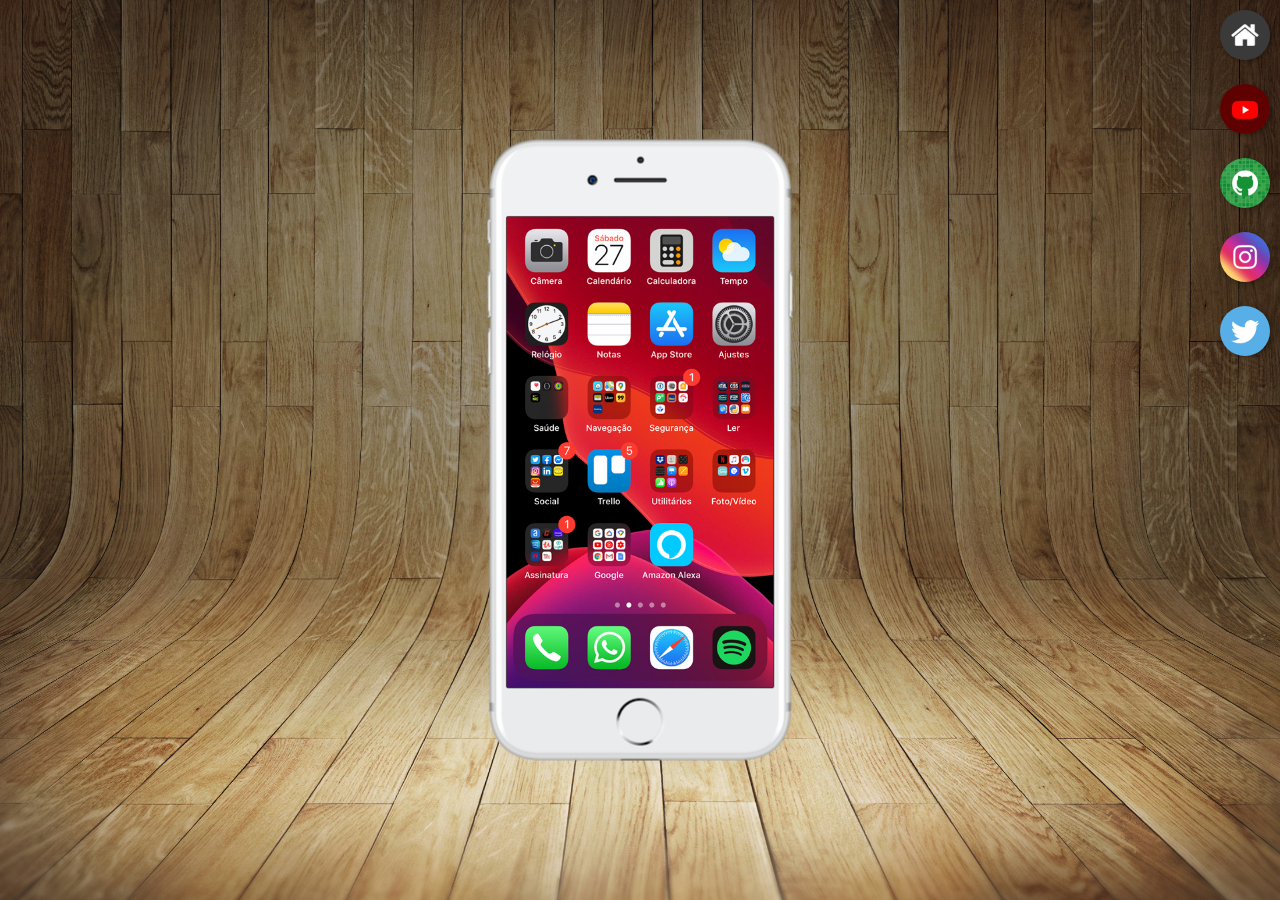
<file: index.html>
<!DOCTYPE html>
<html lang="pt-pt">
<head>
    <meta charset="UTF-8">
    <meta http-equiv="X-UA-Compatible" content="IE=edge">
    <meta name="viewport" content="width=device-width, initial-scale=1.0">
    <title>Projeto Redes Sociais</title>
    <link rel="shortcut icon" href="imagens/favicon.ico" type="image/x-icon">
    <link rel="stylesheet" href="estilo/style.css">
</head>
<body>
    <main>
        <section id="iphone">

            <iframe id="tela" name="tela" src="home.html" frameborder="0">


            </iframe>
            
        </section>
        <section id="redes-sociais">
            <a href="home.html" target="tela"><img src="imagens/logo-home.jpg" alt="Logo Home"><a><br>
            <a href="youtube.html" target="tela"><img src="imagens/logo-youtube.jpg" alt="Logo YouTube"></a><br>
            <a href="github.html" target="tela"><img src="imagens/logo-github.jpg" alt="Logo GitHub"></a><br>
            <a href="instagram.html" target="tela"><img src="imagens/logo-instagram.jpg" alt="Logo Instagram"></a><br>
            <a href="twitter.html" target="tela"><img src="imagens/logo-twitter.jpg" alt="Logo Twitter"></a><br>
        </section>
    </main>
</body>
</html>
</file>
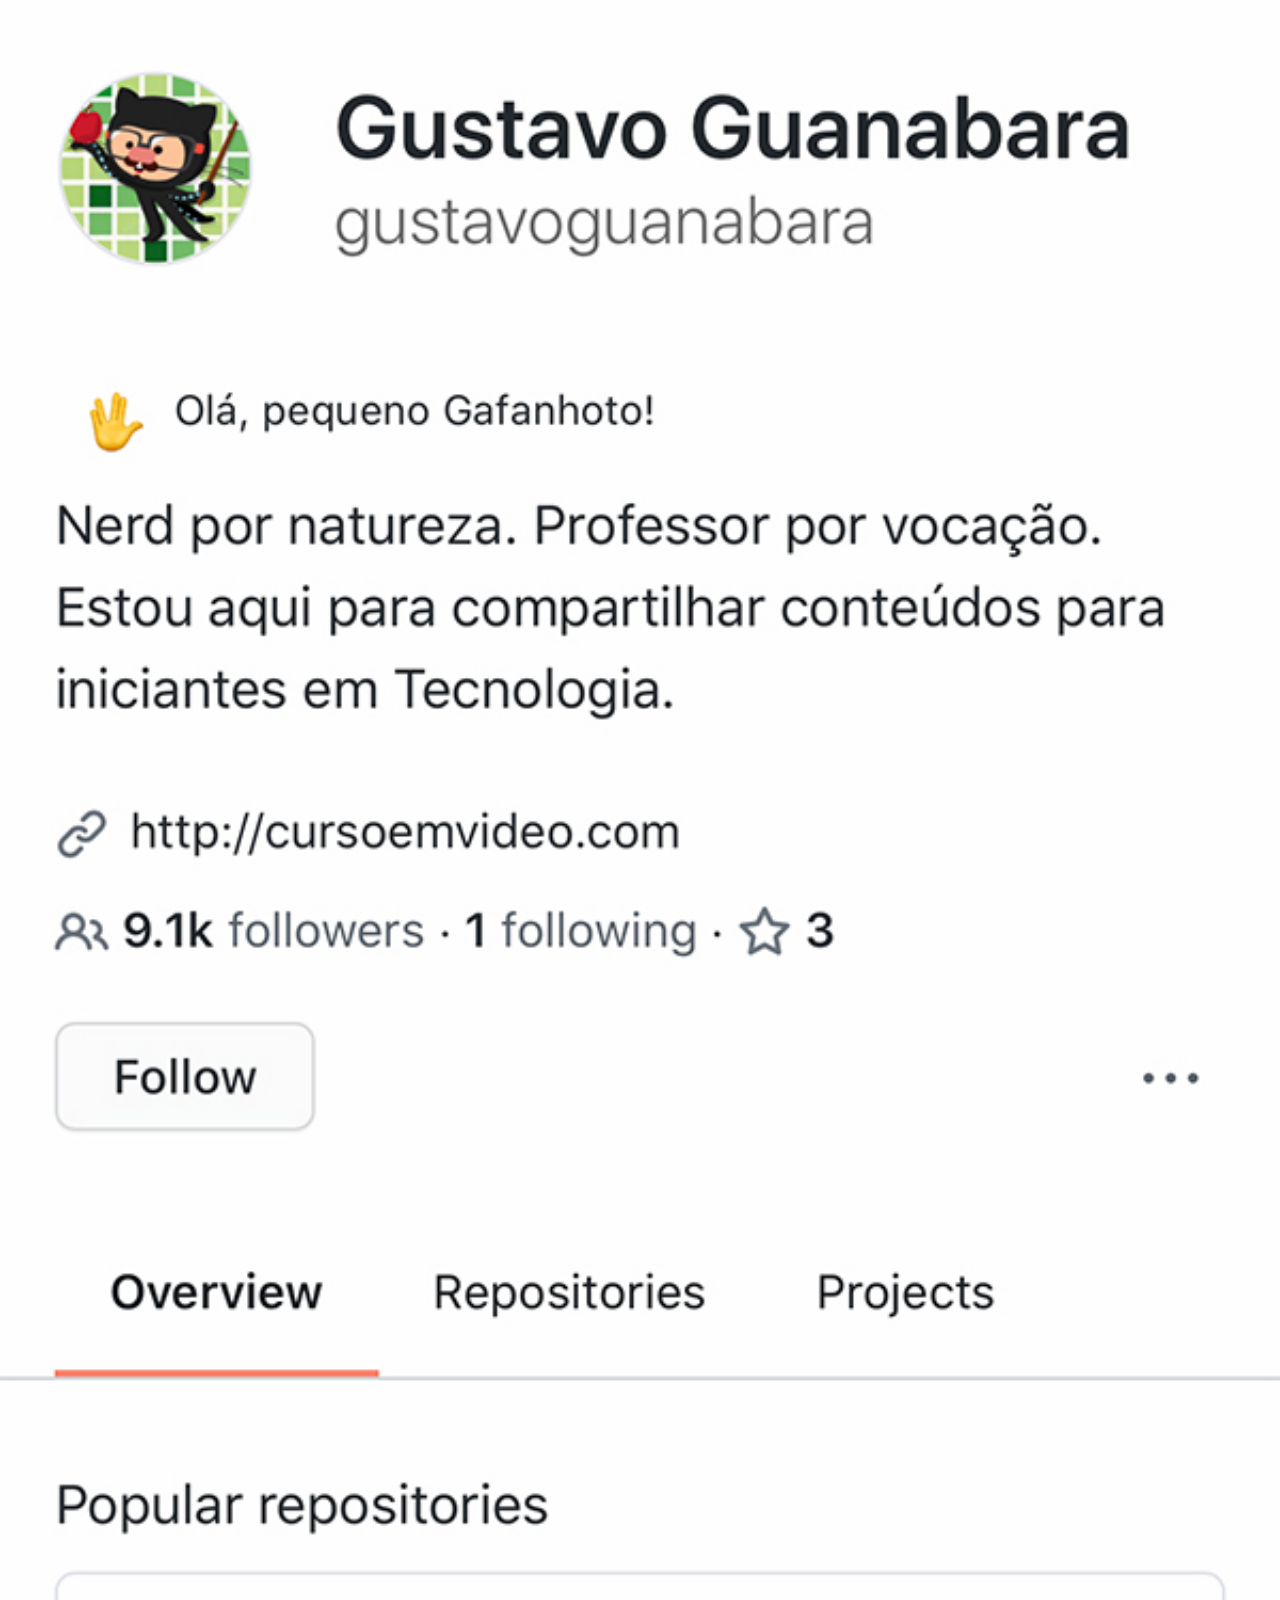
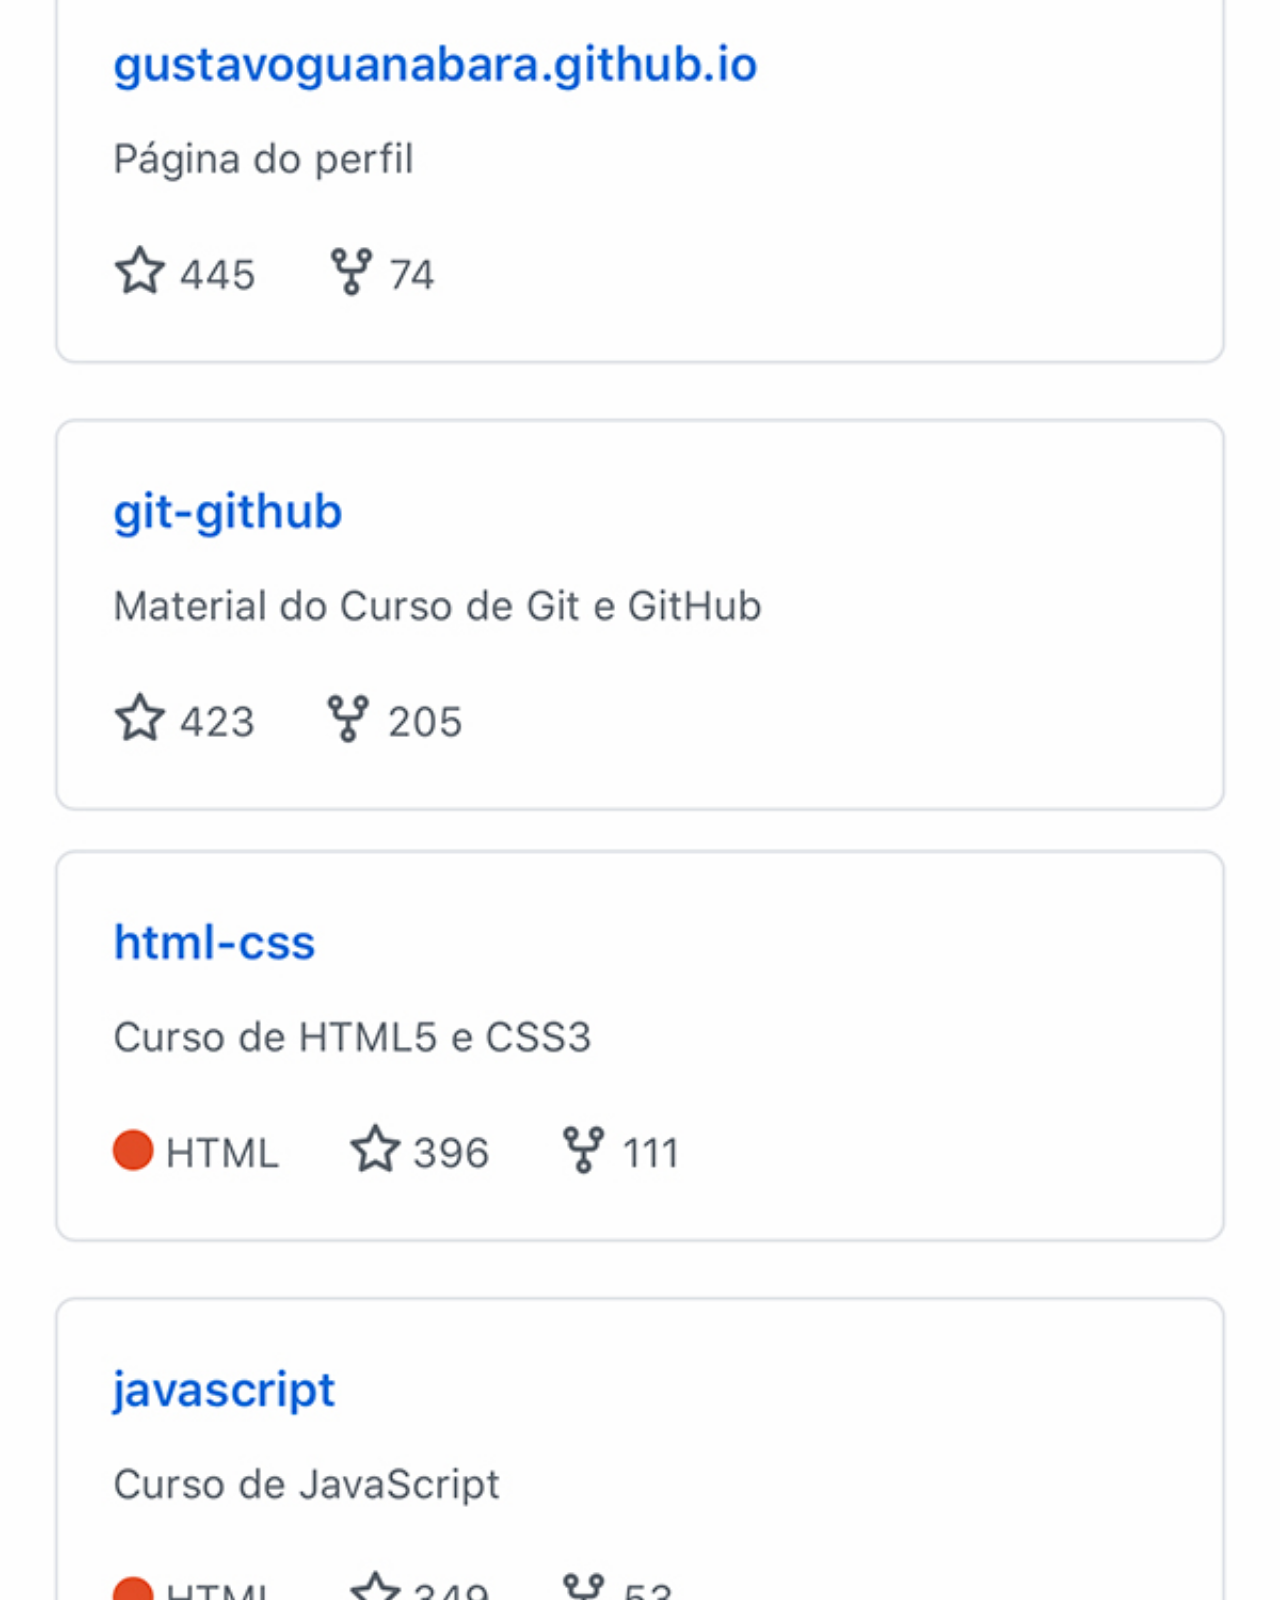
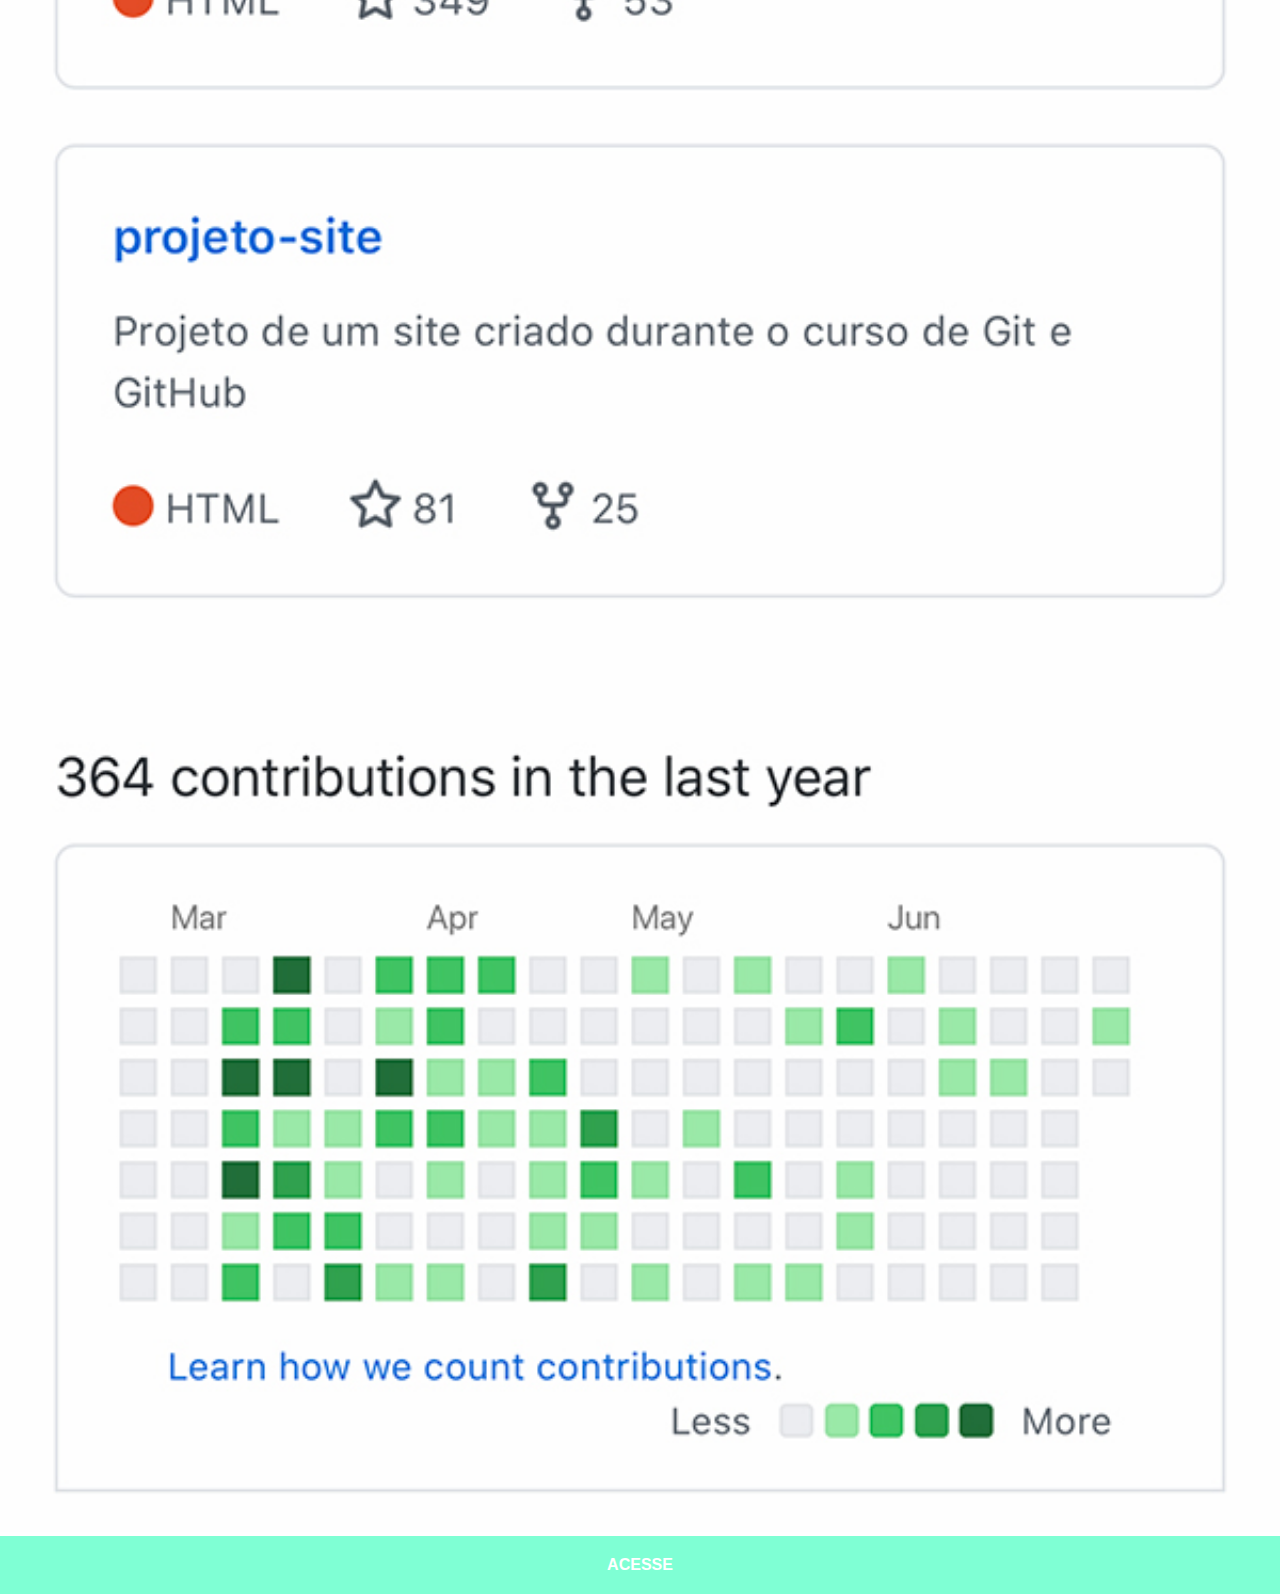
<file: github.html>
<!DOCTYPE html>
<html lang="pt-pt">
<head>
    <meta charset="UTF-8">
    <meta http-equiv="X-UA-Compatible" content="IE=edge">
    <meta name="viewport" content="width=device-width, initial-scale=1.0">
    <title>GitHub</title>
    <style>
        *{
            margin: 0px;
            padding: 0px;
            font-family: Arial, Helvetica, sans-serif;
        }
        img{
            width: 100vw;

        }
        a{
            display: block;
            background-color: aquamarine;
            color: white;
            padding: 20px;
            text-align: center;
            font-weight: bolder;
            text-decoration: none;
        }
        a:hover{
            background-color: rgb(0, 255, 170);
        }
    </style>
</head>
<body>
    <img src="imagens/tela-github.jpg" alt="GitHub">
    <a href="https://github.com/gustavoguanabara" target="_blank">ACESSE</a>
</body>
</html>
</file>
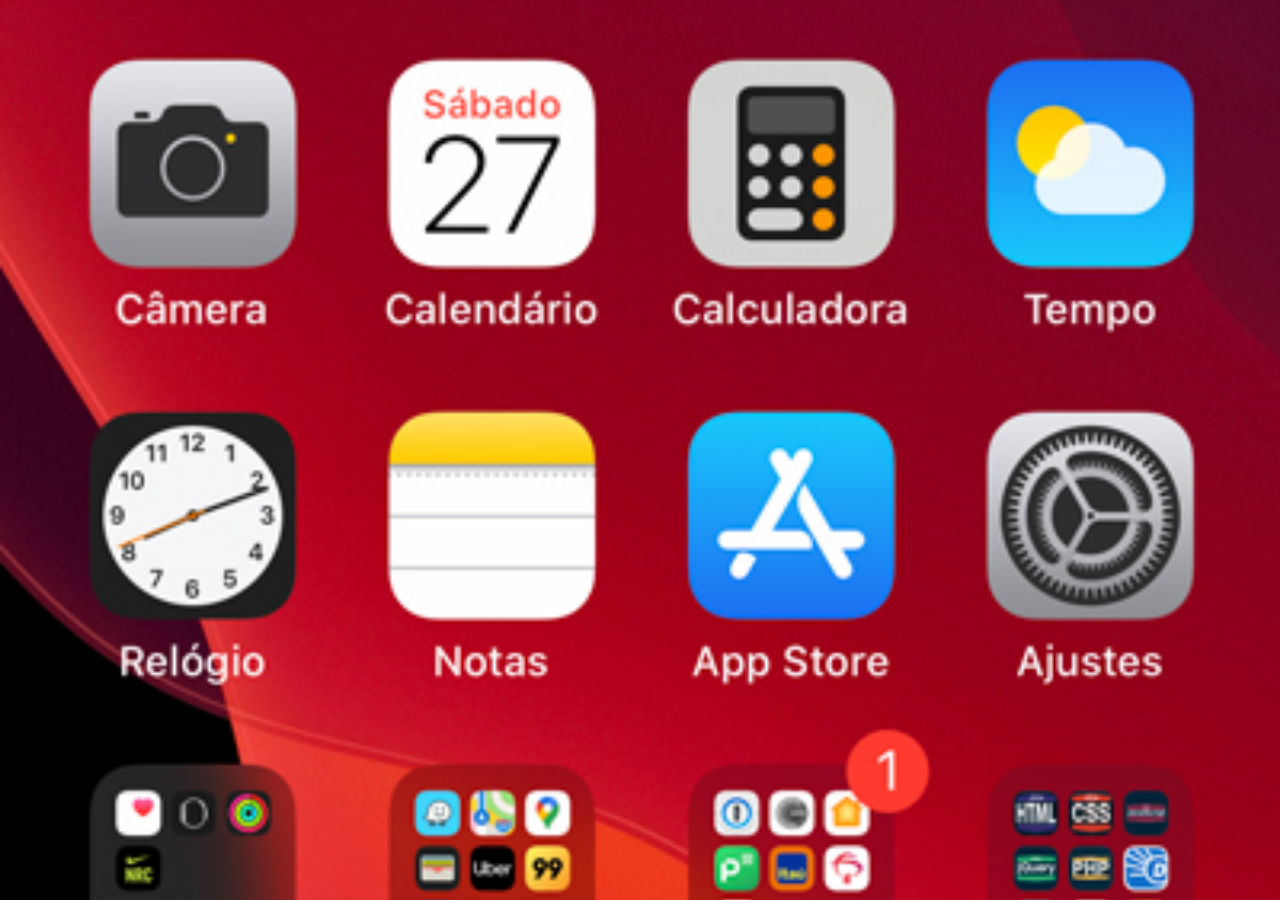
<file: home.html>
<!DOCTYPE html>
<html lang="pt-pt">
<head>
    <meta charset="UTF-8">
    <meta http-equiv="X-UA-Compatible" content="IE=edge">
    <meta name="viewport" content="width=device-width, initial-scale=1.0">
    <title>tela-home</title>
</head>
<style>
    *{
        margin: 0px;
        padding: 0px;

    }
    body{
        width: 100vw;
        height: 100vh;
        background: black url(imagens/tela-home.jpg) no-repeat top center; 
        background-size: cover;
    }
    
</style>
<body>
    
</body>
</html>
</file>
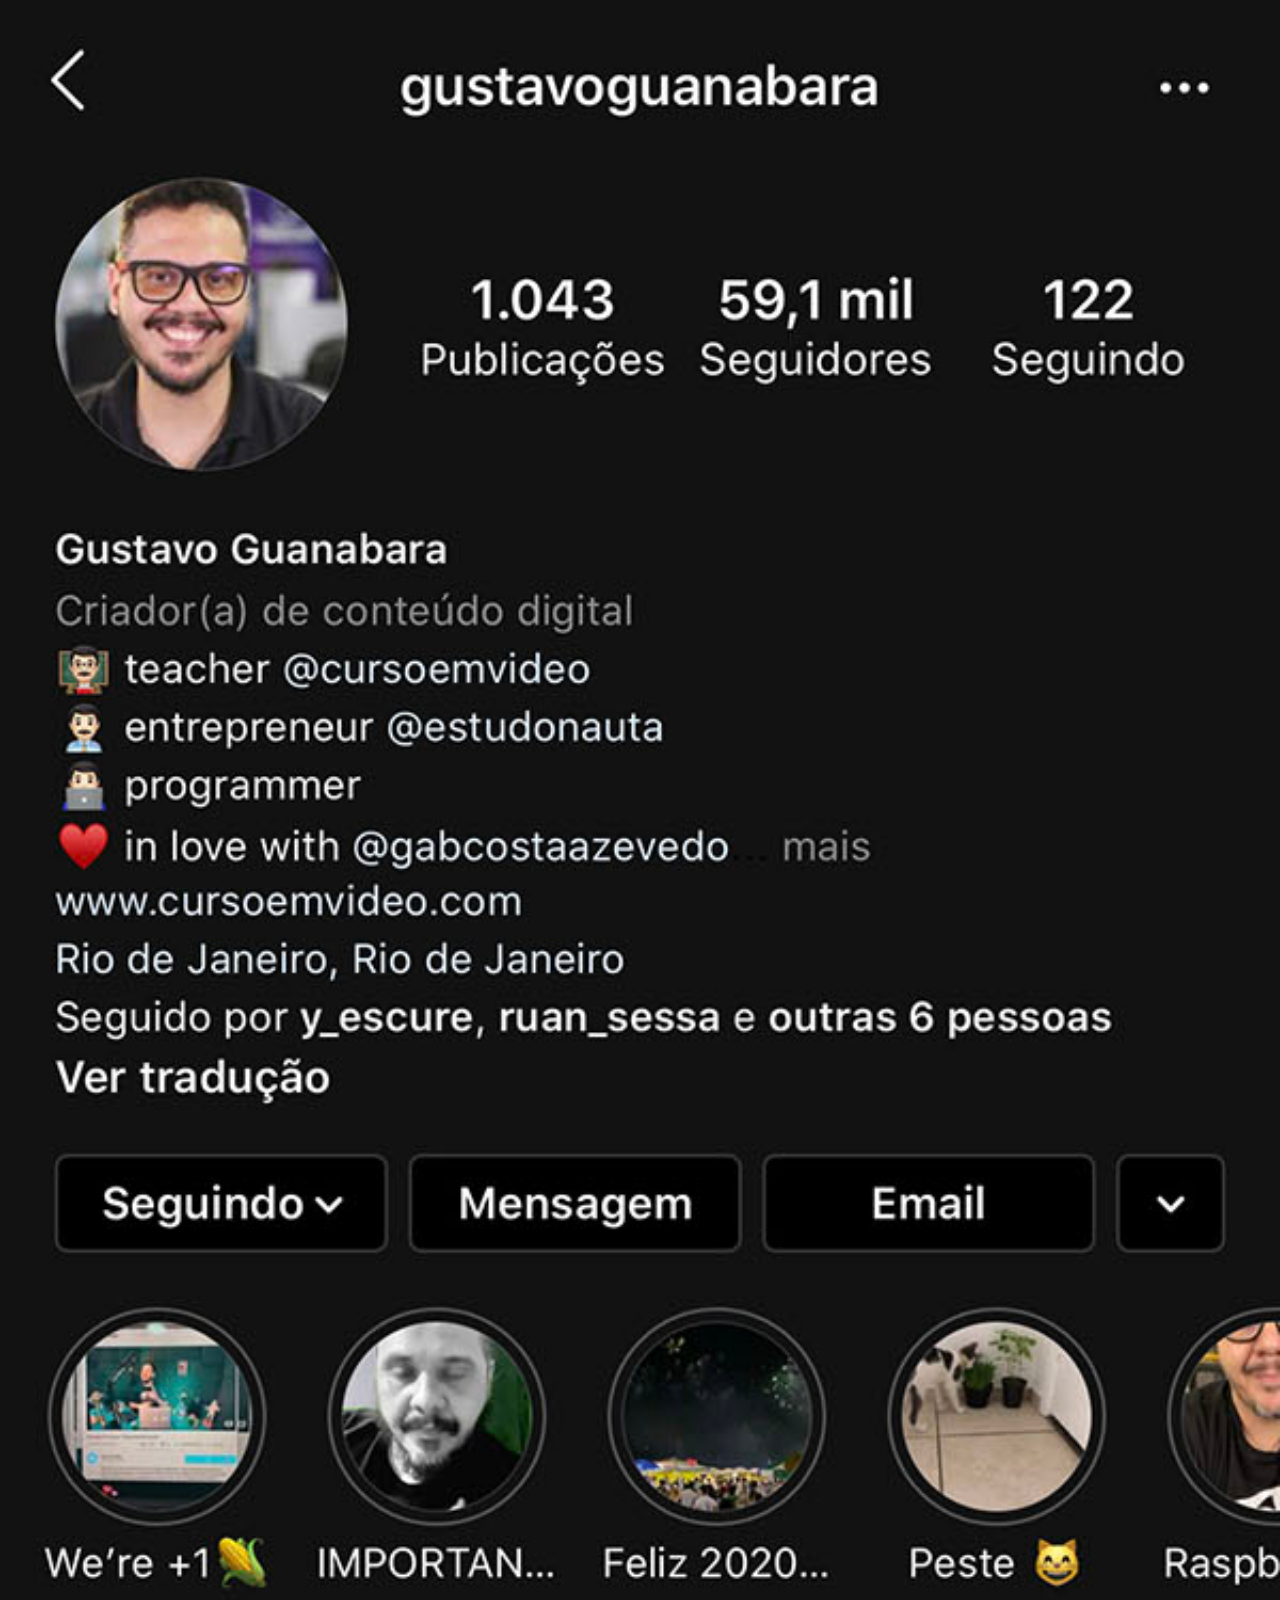
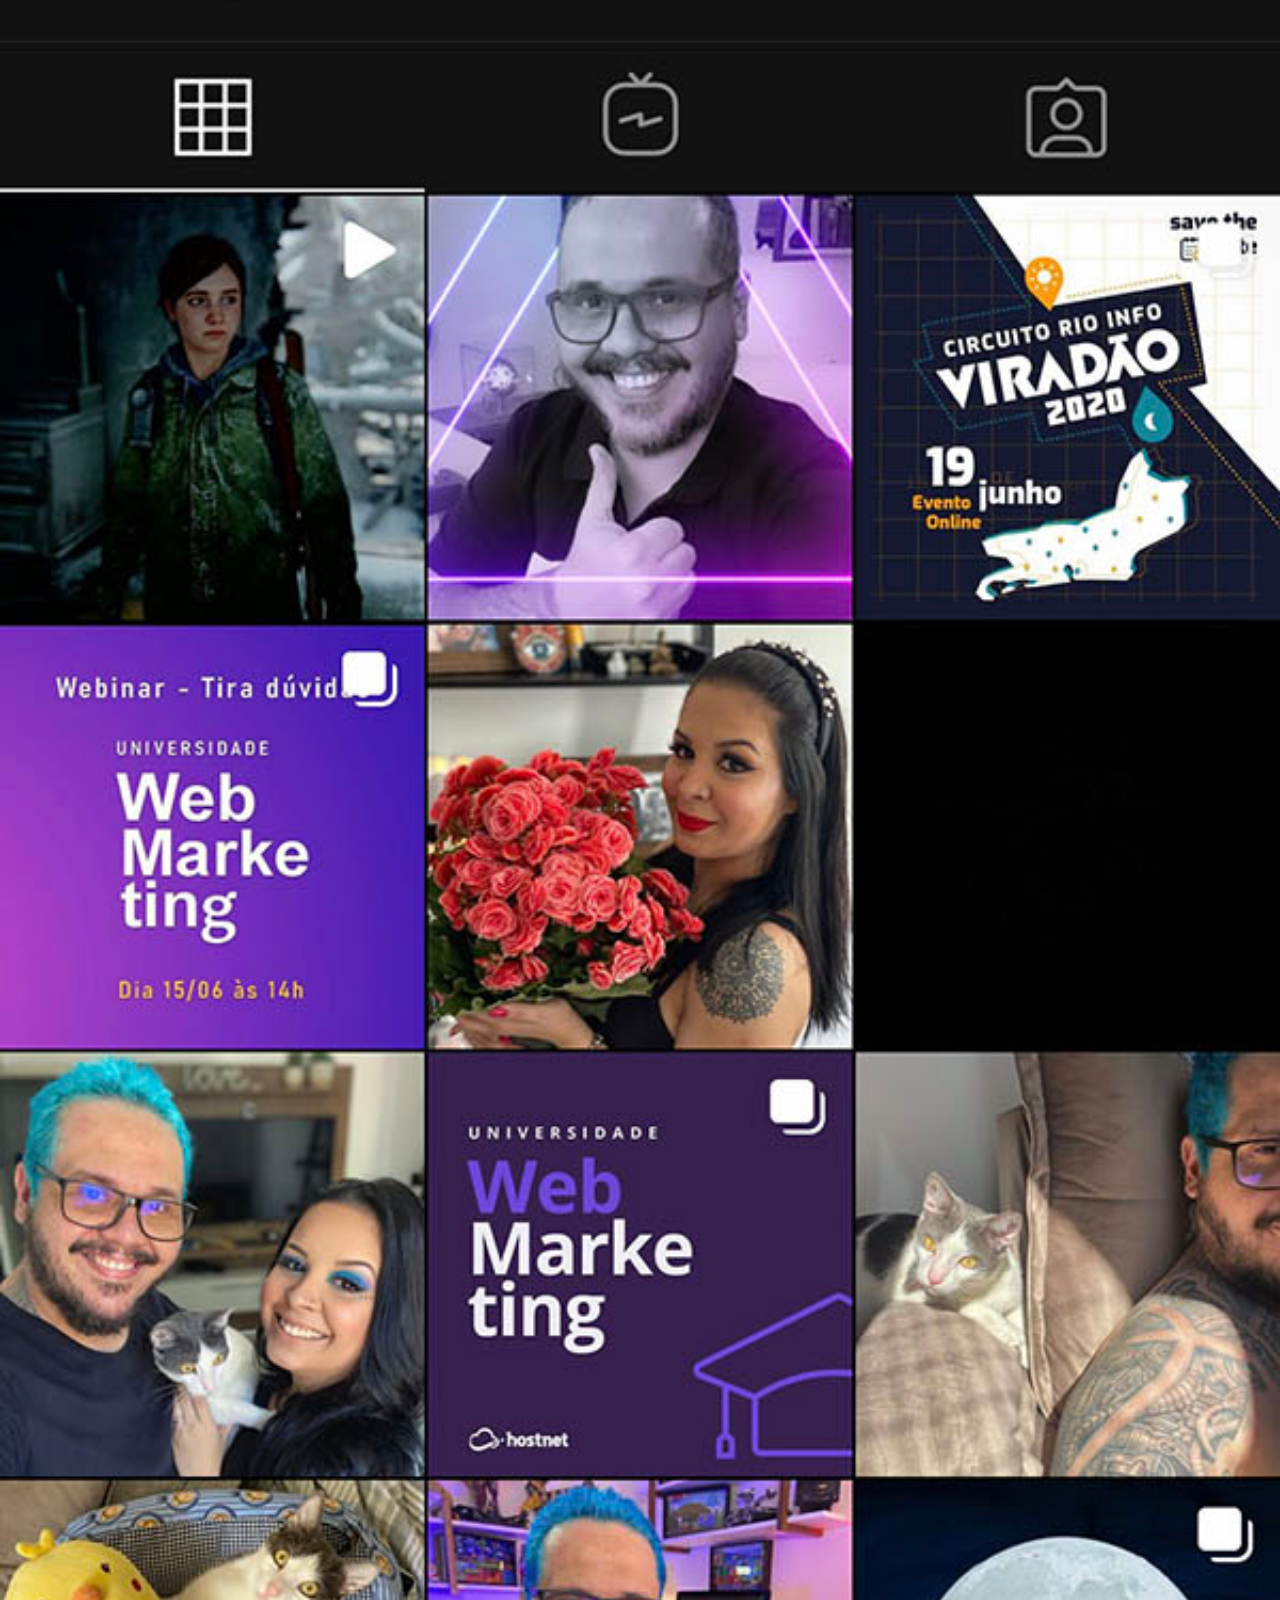
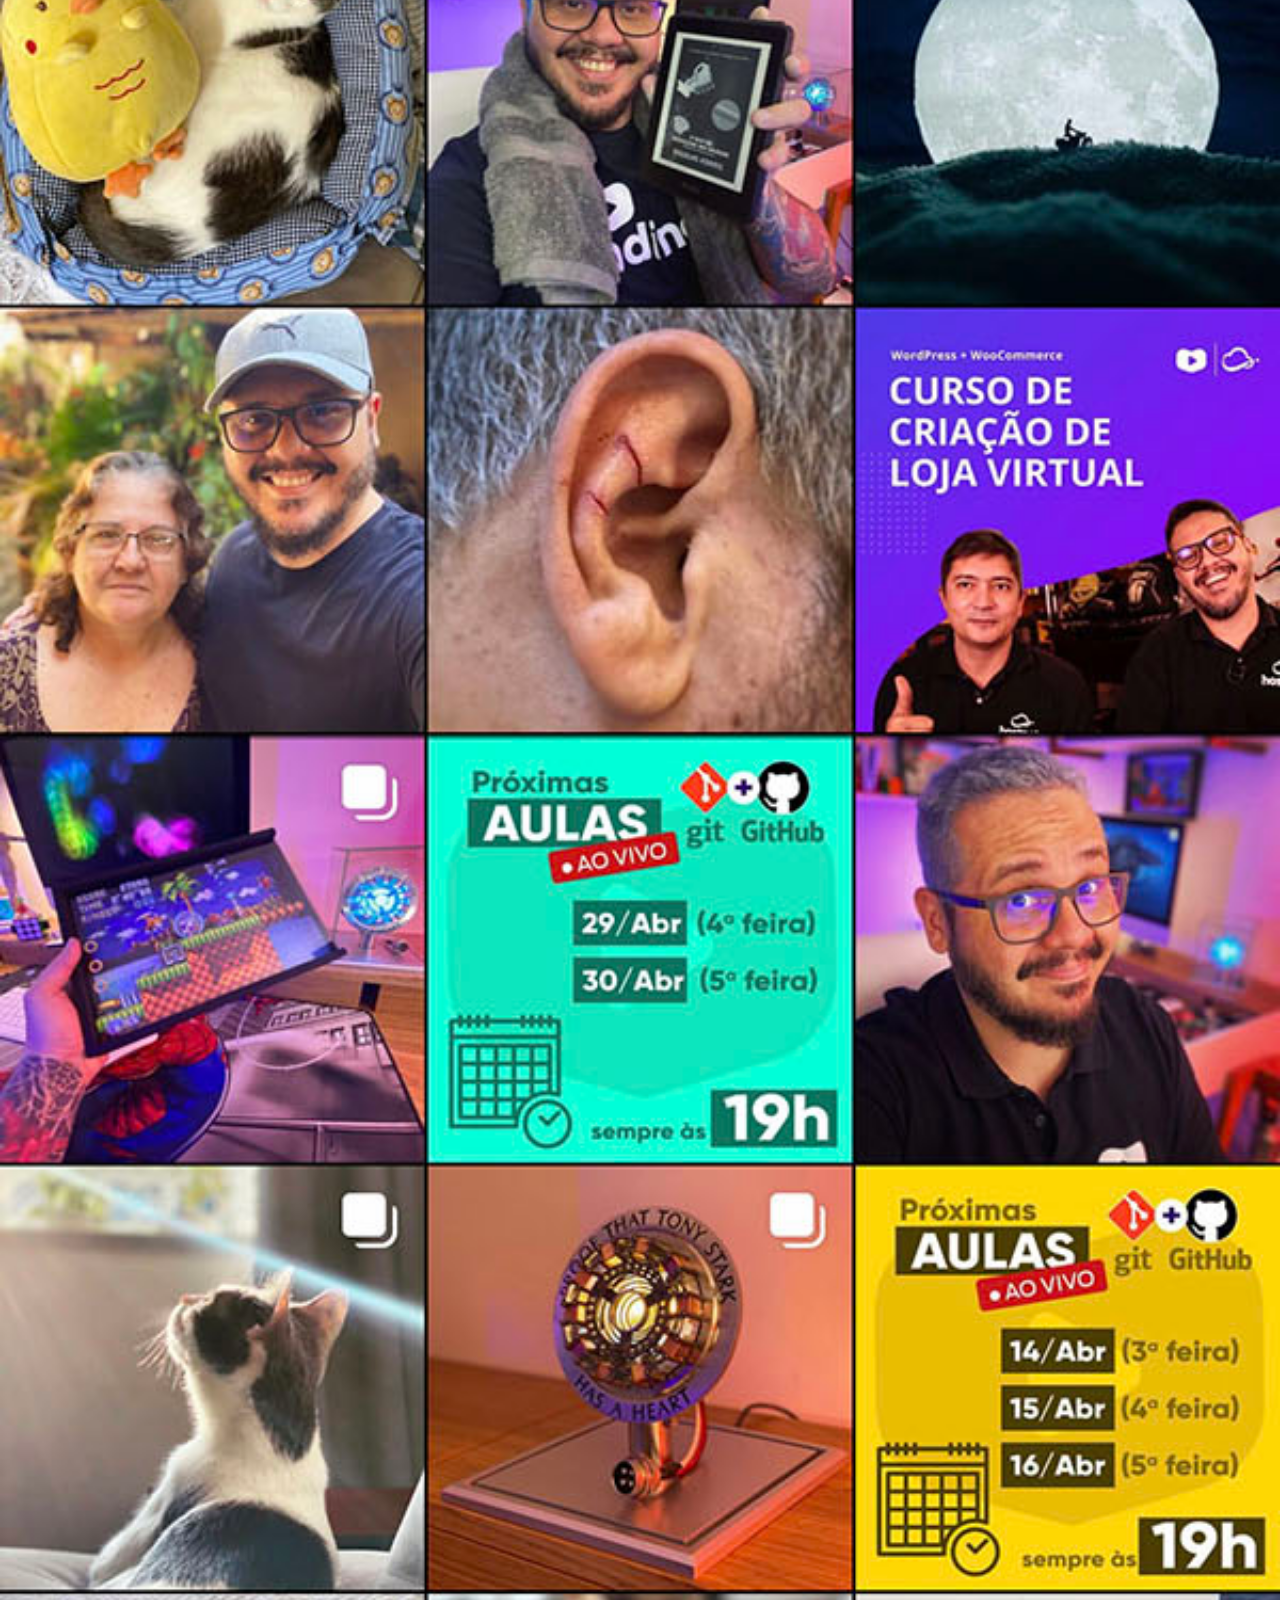
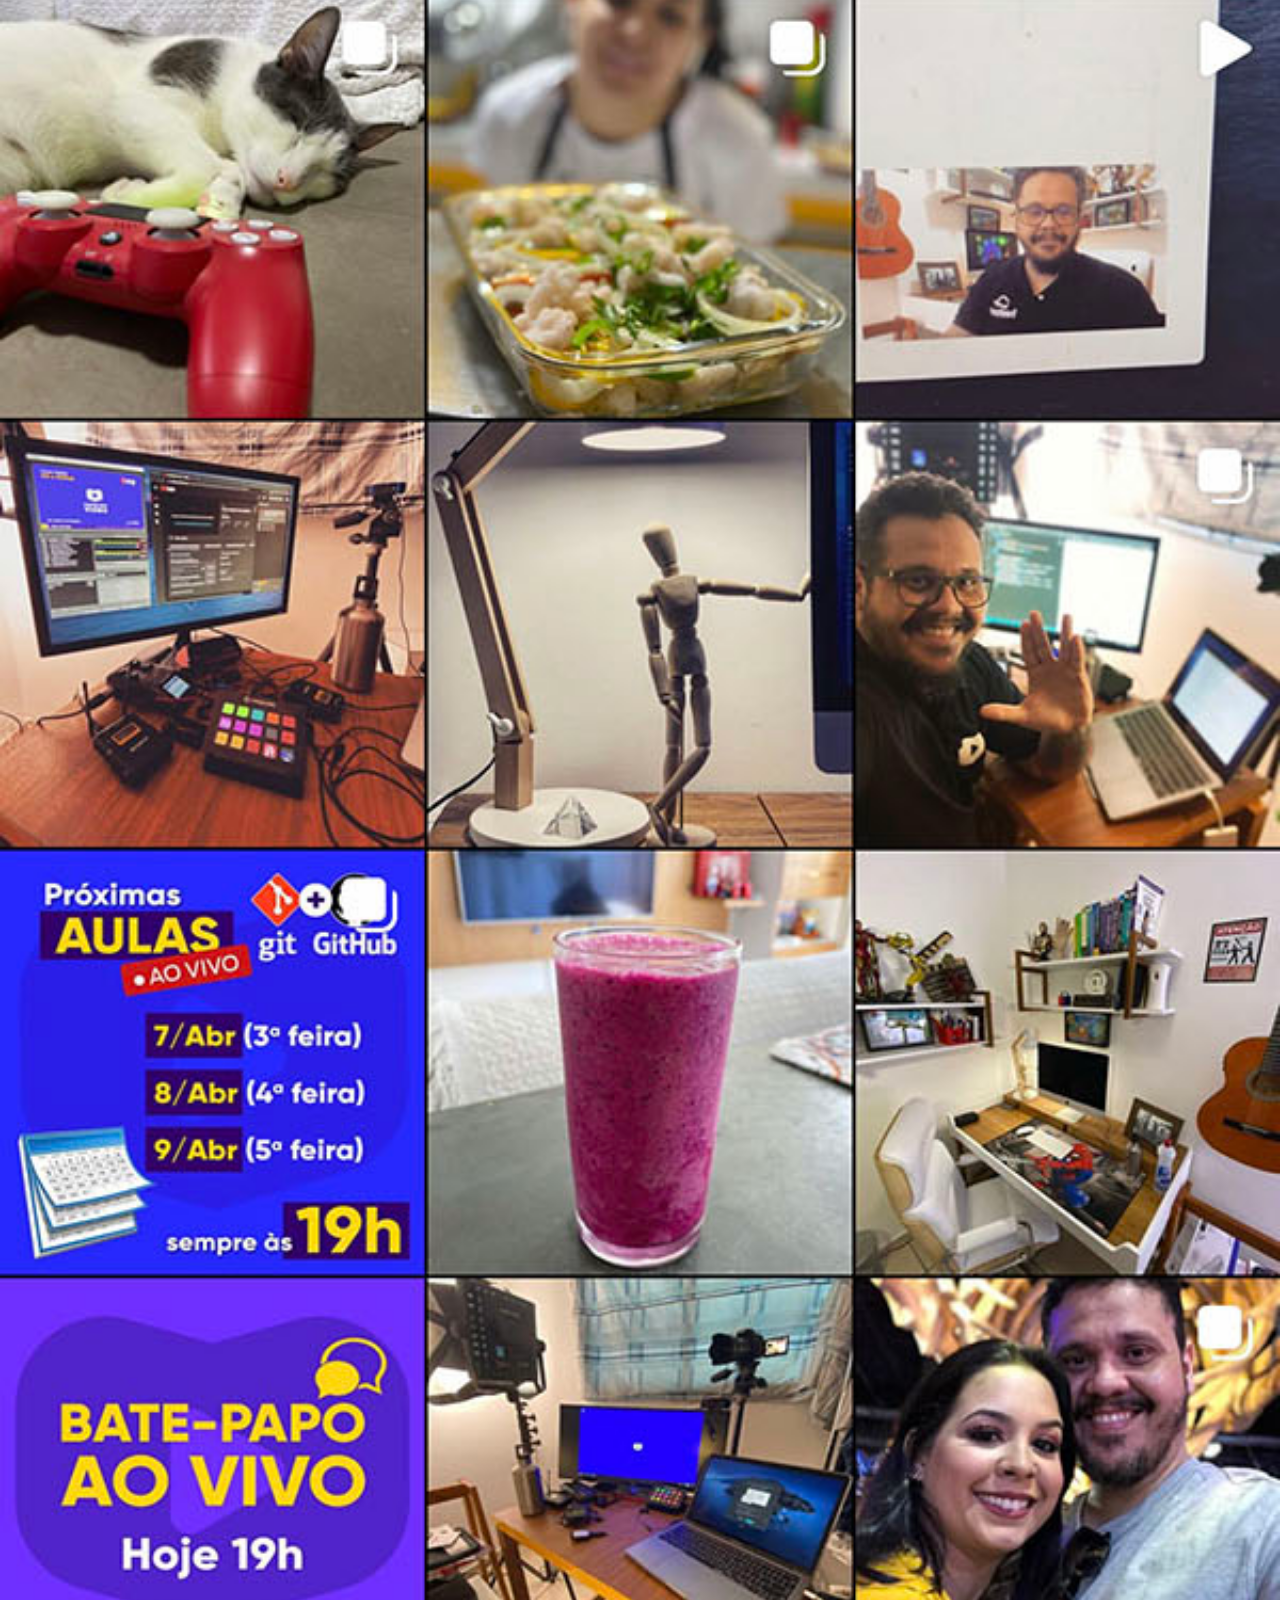
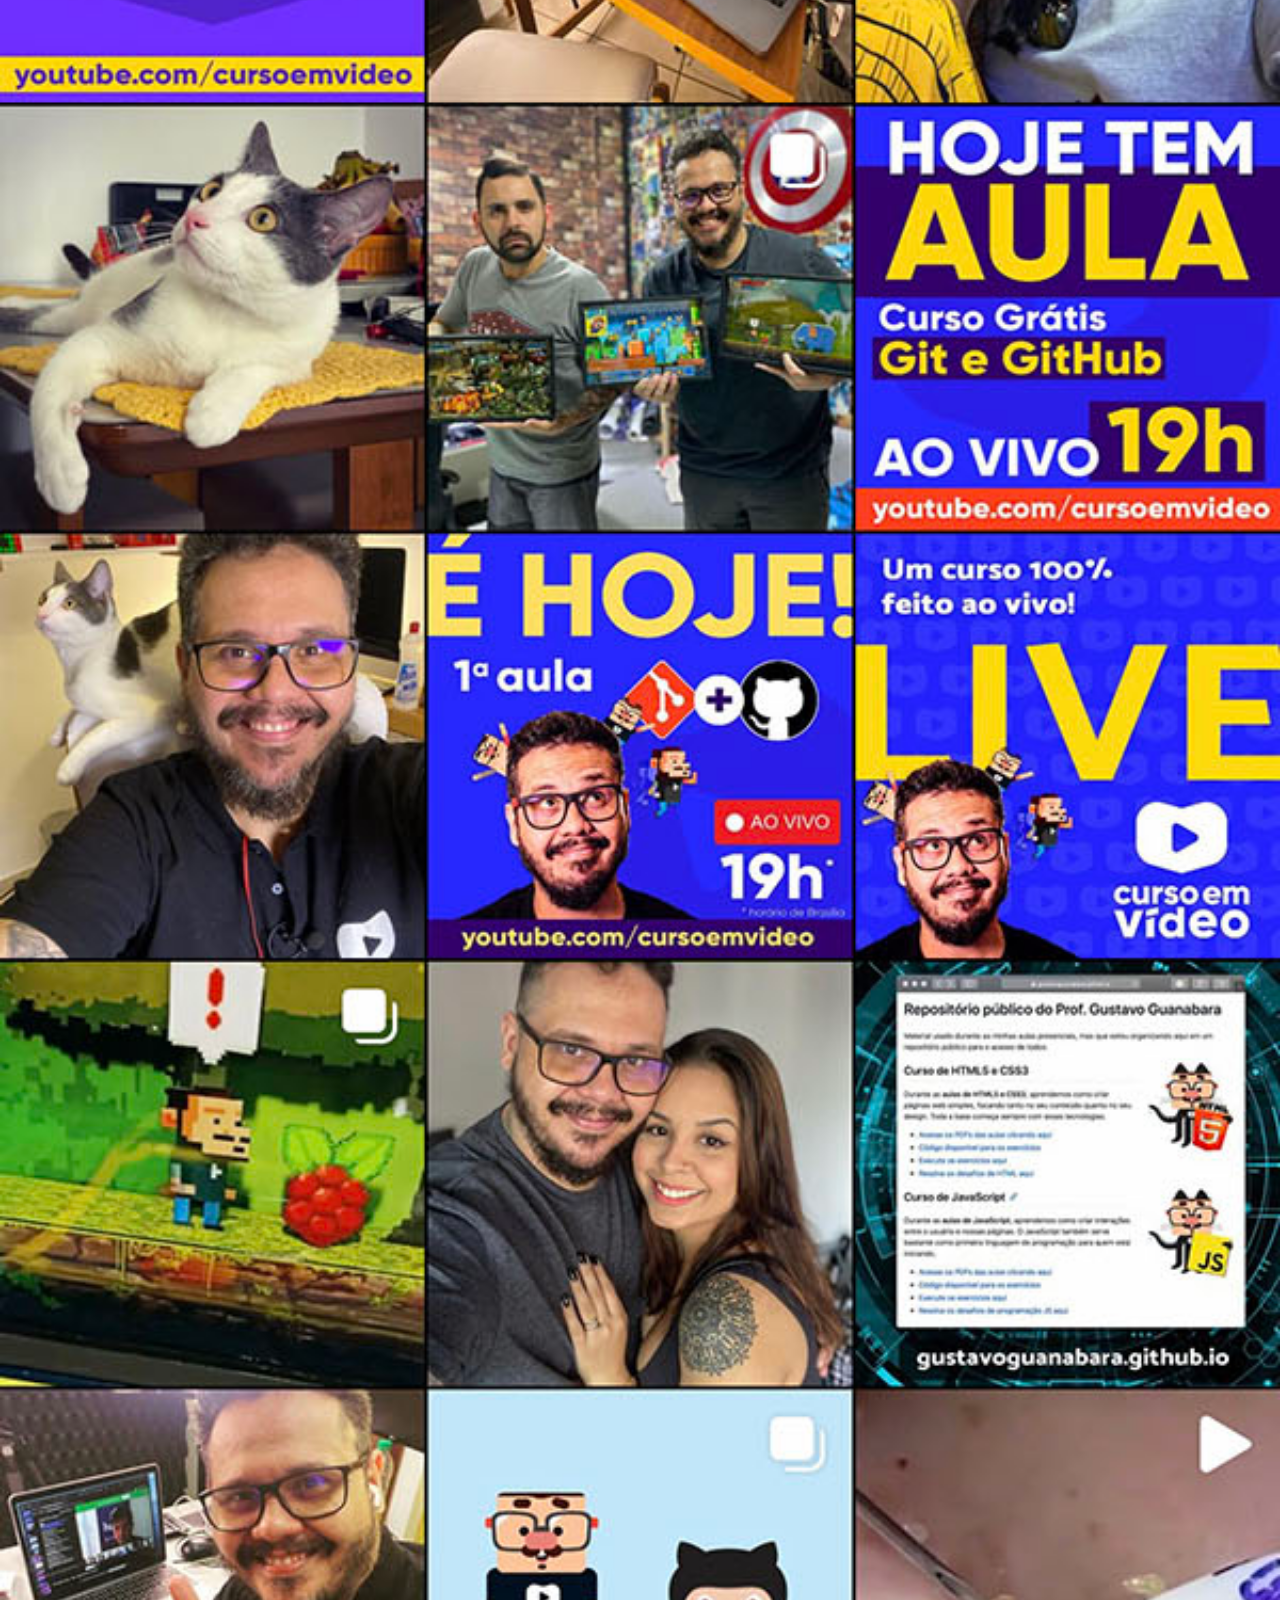
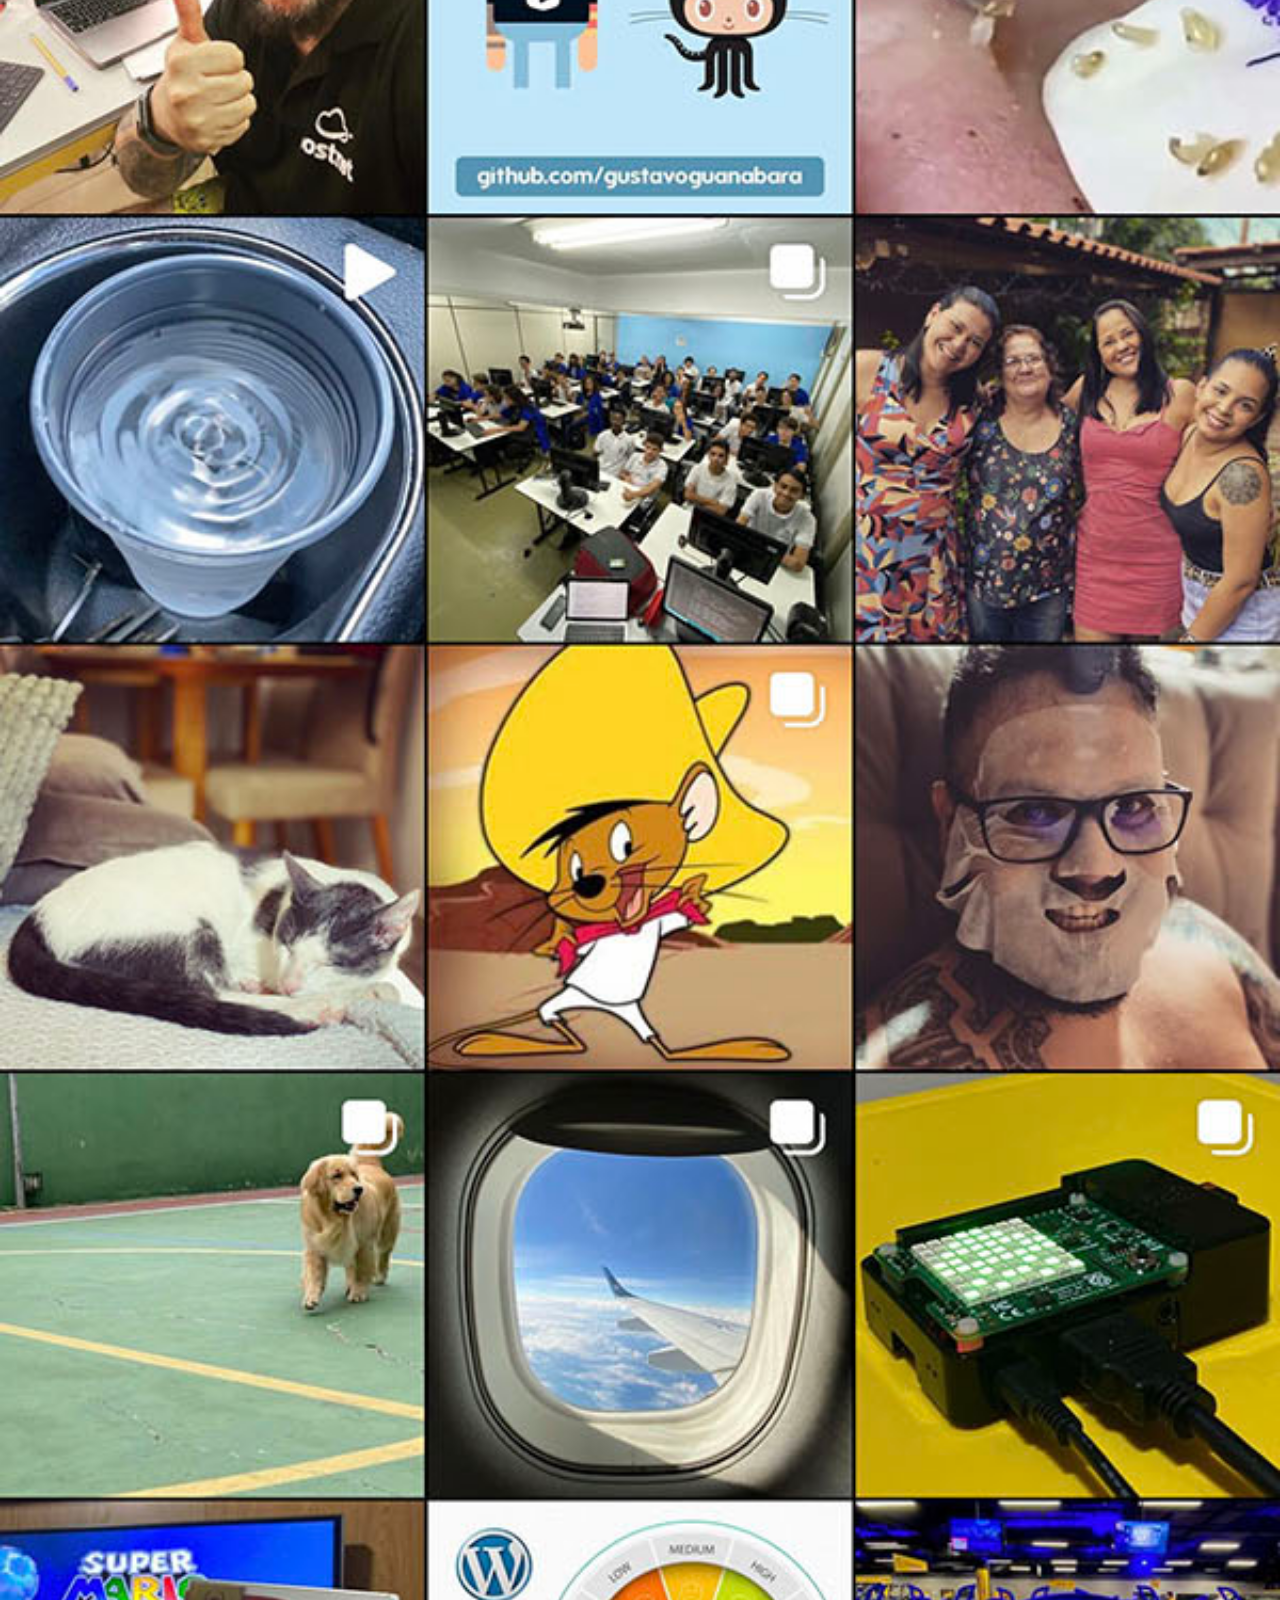
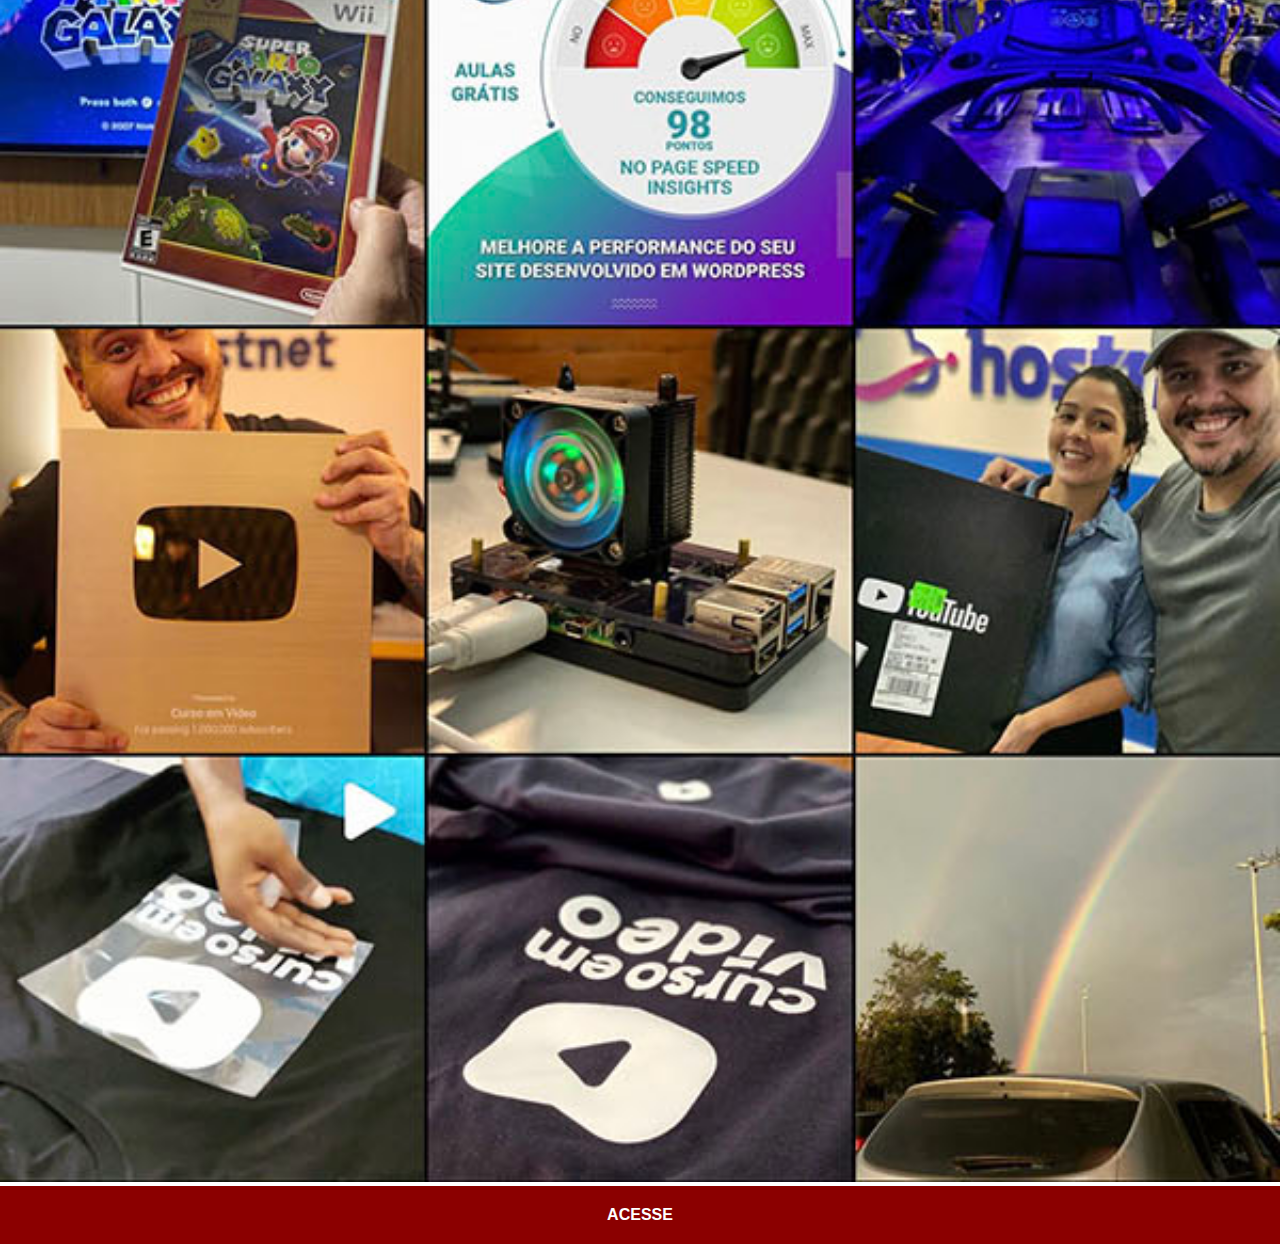
<file: instagram.html>
<!DOCTYPE html>
<html lang="pt-pt">
<head>
    <meta charset="UTF-8">
    <meta http-equiv="X-UA-Compatible" content="IE=edge">
    <meta name="viewport" content="width=device-width, initial-scale=1.0">
    <title>Instagram</title>
    <link rel="stylesheet" href="estilo/sociais.css">
</head>
<body>
    <img src="imagens/tela-instagram.jpg" alt="Instagram">
    <a href="https://www.instagram.com/gustavoguanabara" target="_blank">ACESSE</a>
</body>
</html>
</file>
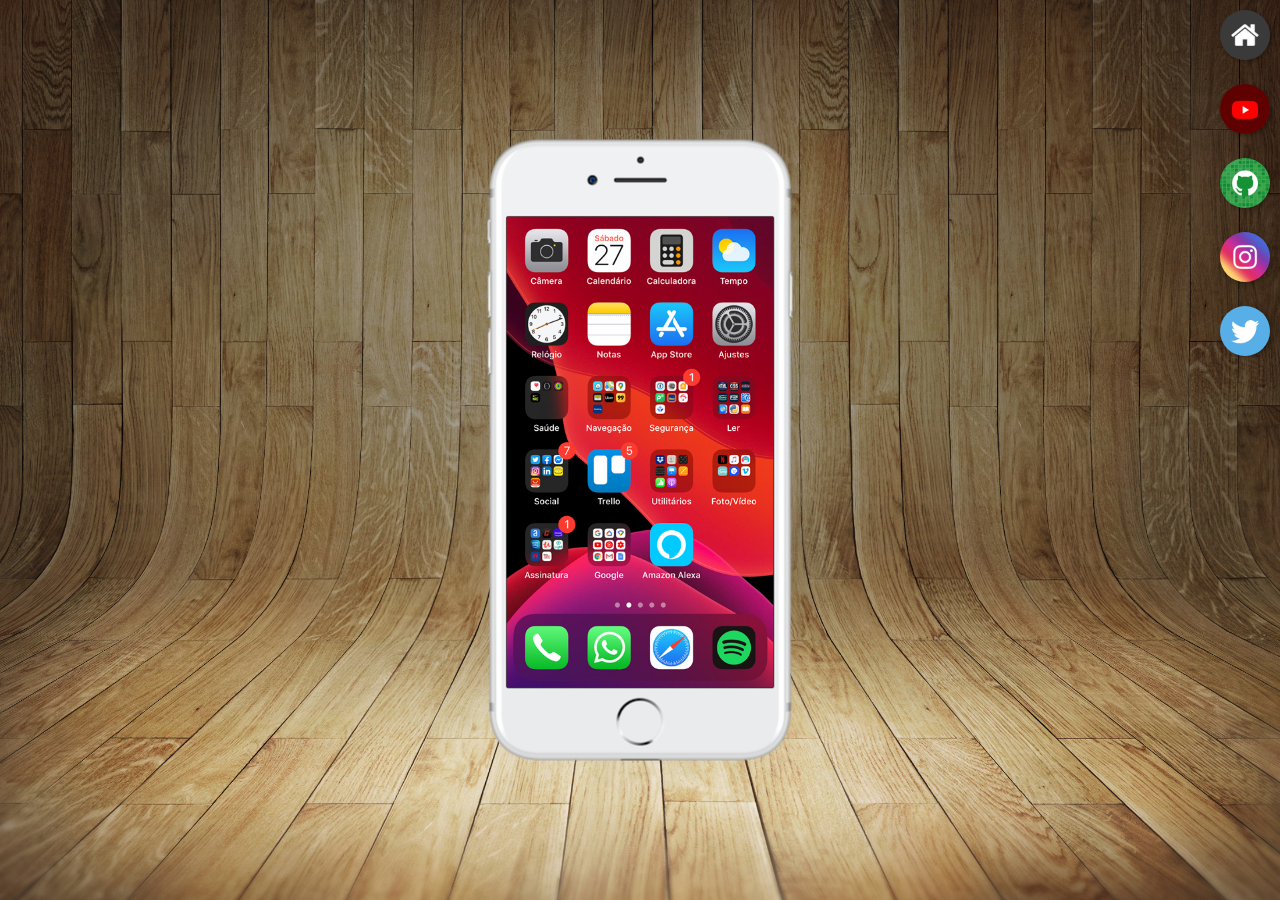
<file: iphone.html>
<!DOCTYPE html>
<html lang="pt-pt">
<head>
    <meta charset="UTF-8">
    <meta http-equiv="X-UA-Compatible" content="IE=edge">
    <meta name="viewport" content="width=device-width, initial-scale=1.0">
    <title>Projeto Redes Sociais</title>
    <link rel="shortcut icon" href="imagens/favicon.ico" type="image/x-icon">
    <link rel="stylesheet" href="estilo/style.css">
</head>
<body>
    <main>
        <section id="iphone">

            <iframe id="tela" name="tela" src="home.html" frameborder="0">


            </iframe>
            
        </section>
        <section id="redes-sociais">
            <p>
                
                <a href="home.html" target="tela"><img src="imagens/logo-home.jpg" alt="Logo Home"></a>
            
            </p>
            <p>
                
                <a href="" target="tela"><img src="imagens/logo-youtube.jpg" alt="Logo YouTube"></a>

            </p>
            <p>
               
                <a href="" target="tela"><img src="imagens/logo-github.jpg" alt="Logo GitHub"></a>

            </p>
            <p>

                <a href="" target="tela"><img src="imagens/logo-instagram.jpg" alt="Logo Instagram"></a>

            </p>
            <a href="" target="tela"><img src="imagens/logo-twitter.jpg" alt="Logo Twitter"></a>
        </section>
    </main>
</body>
</html>
</file>
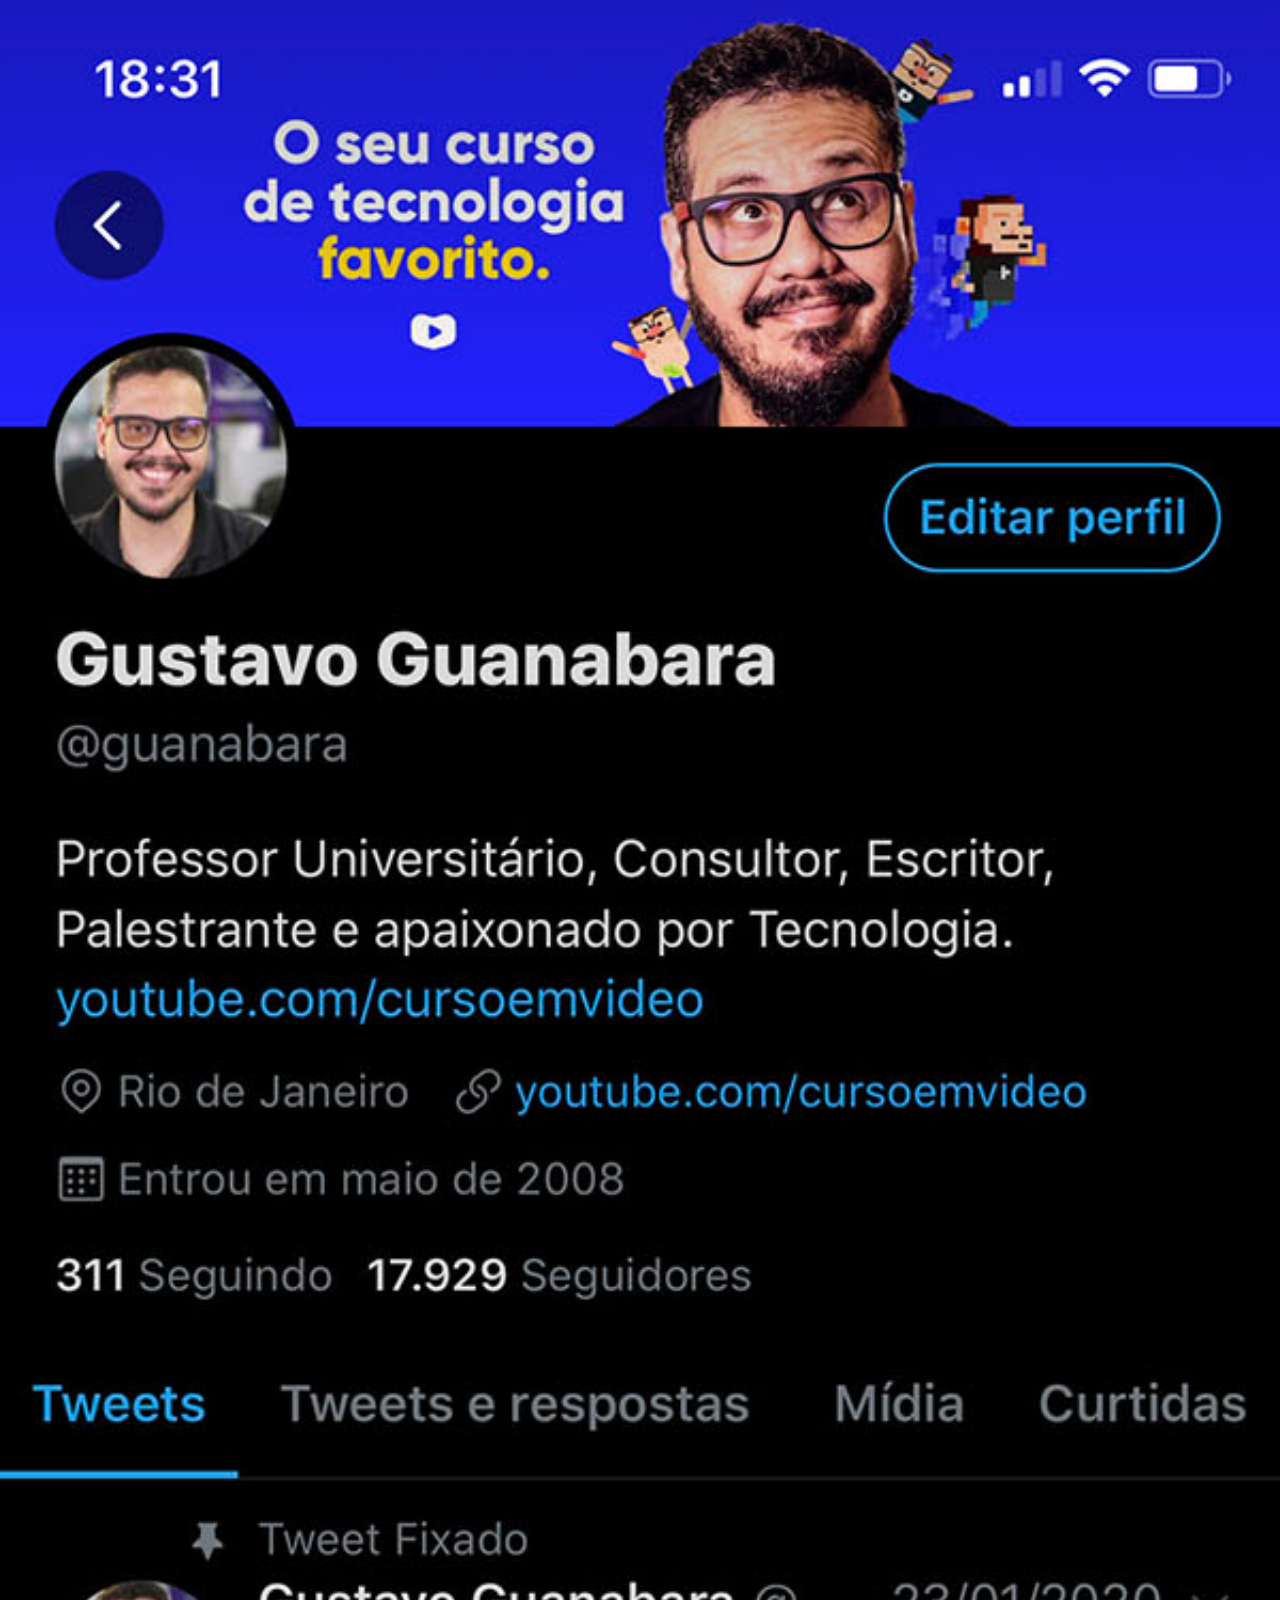
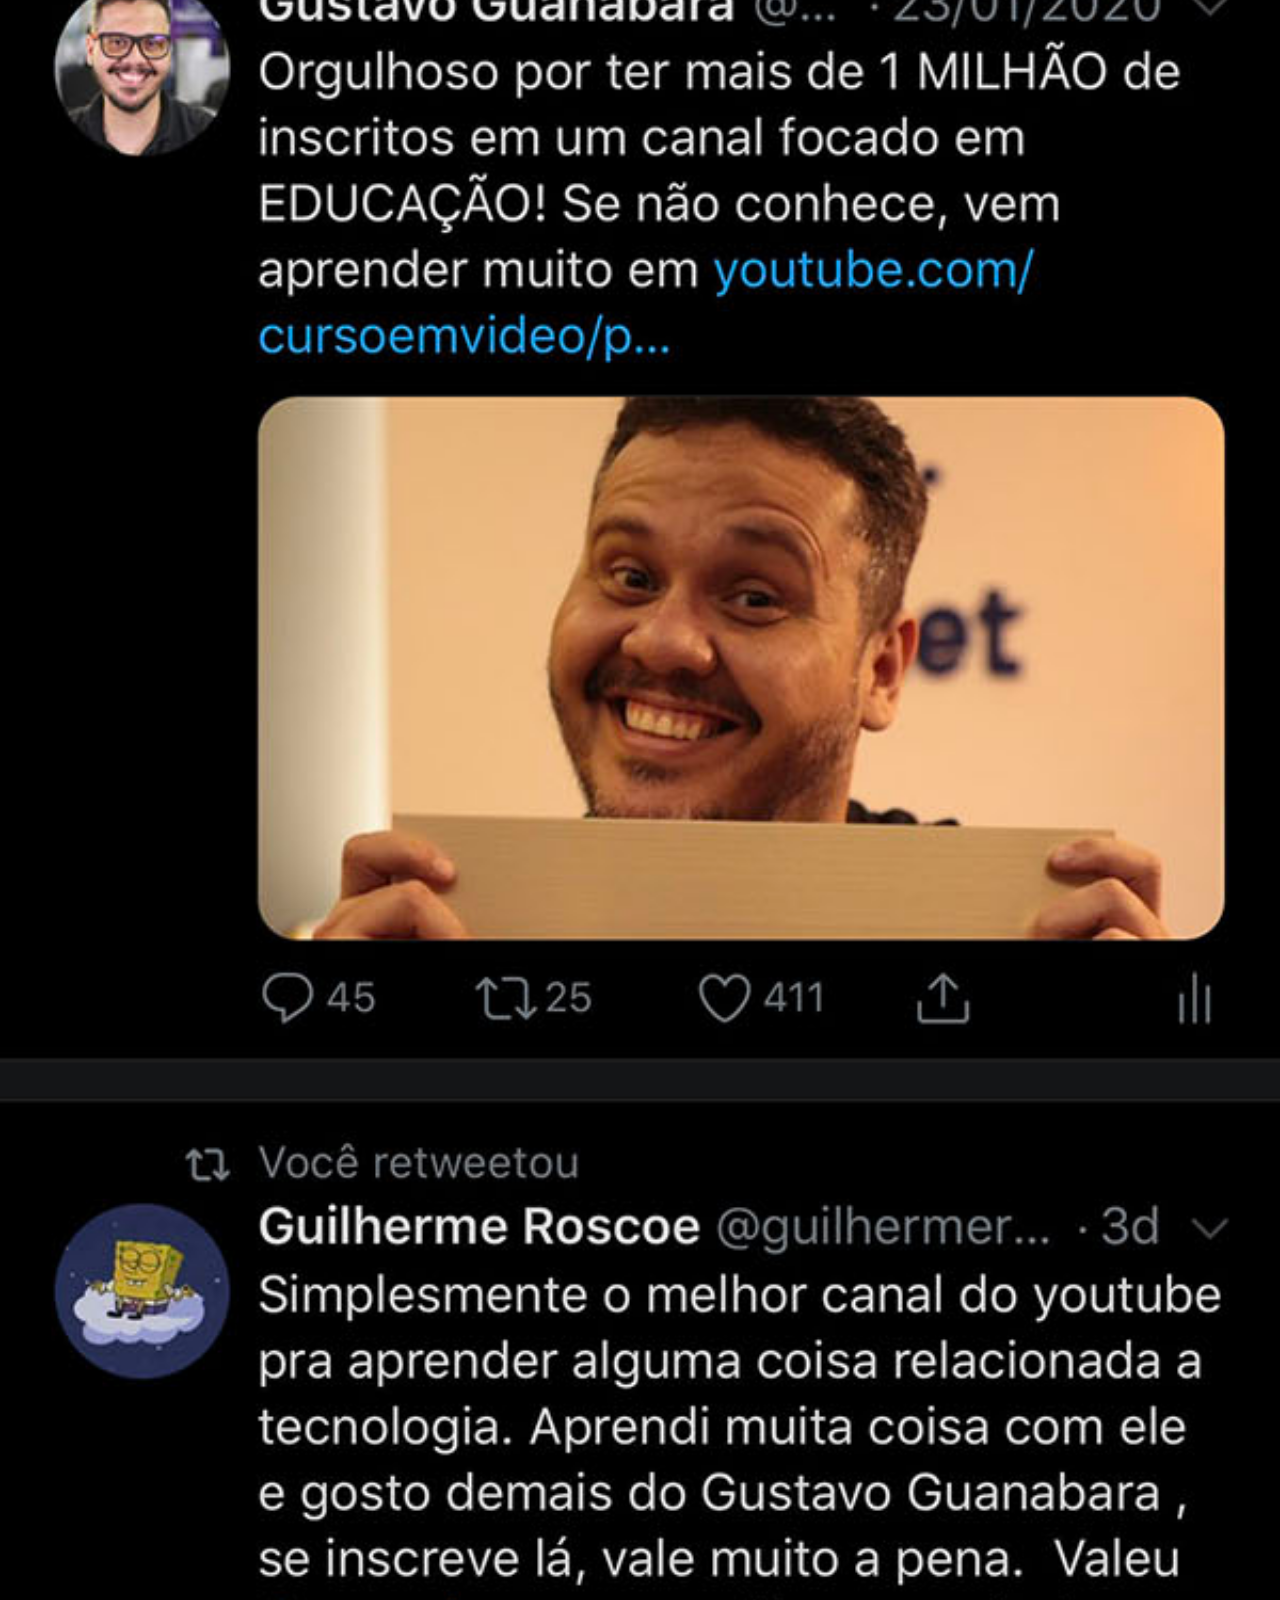
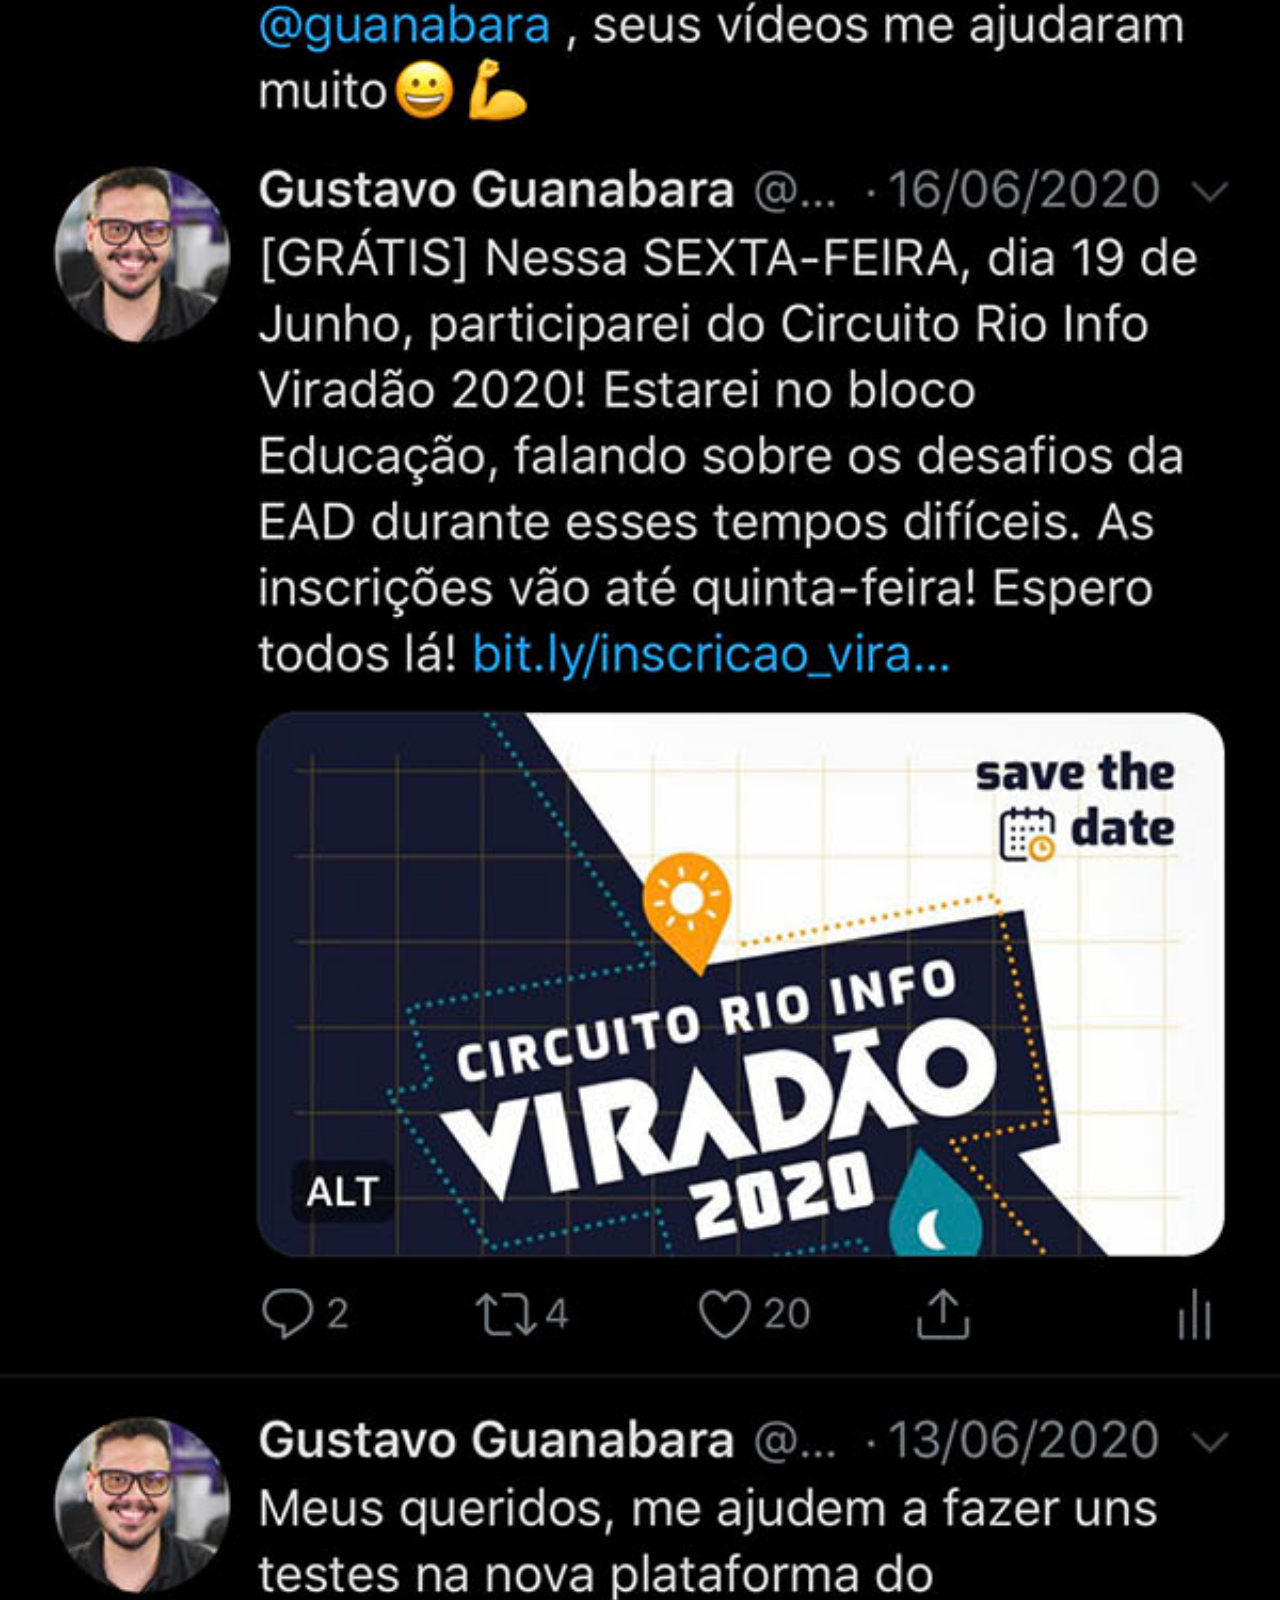
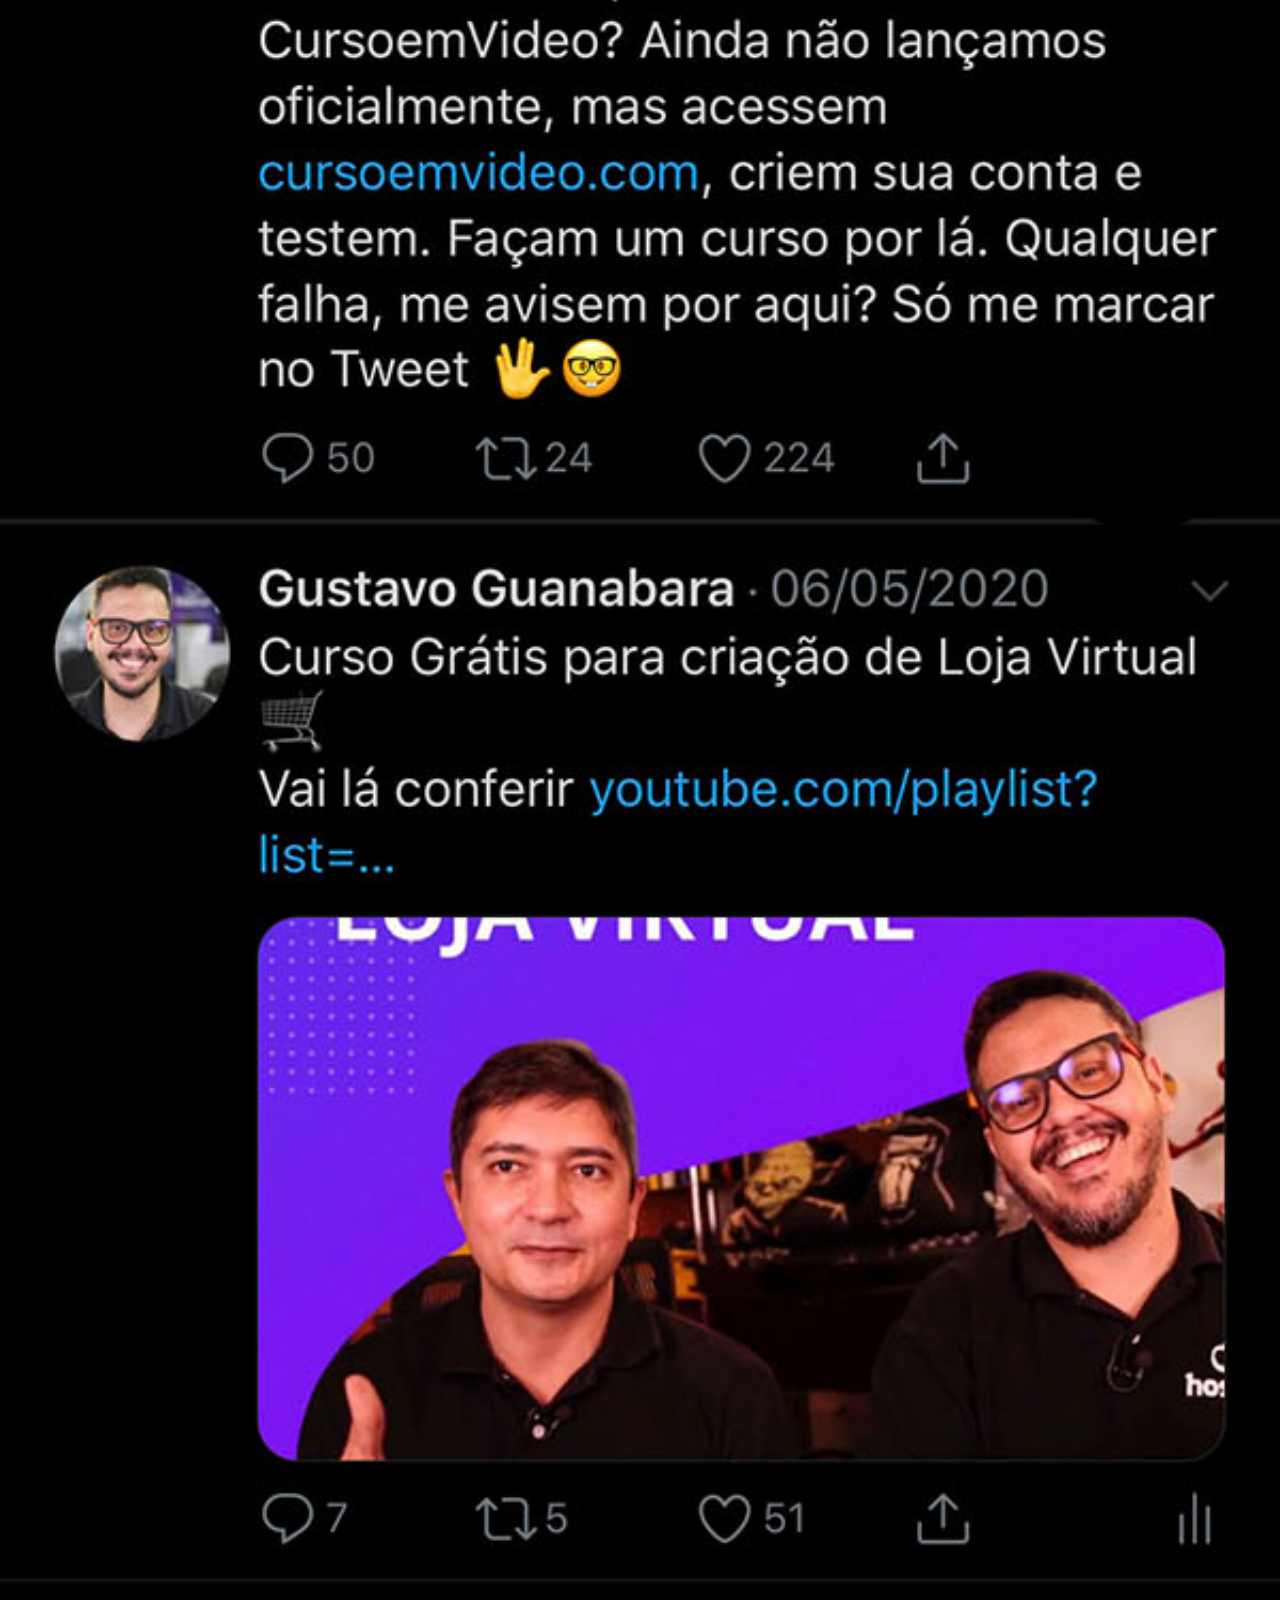
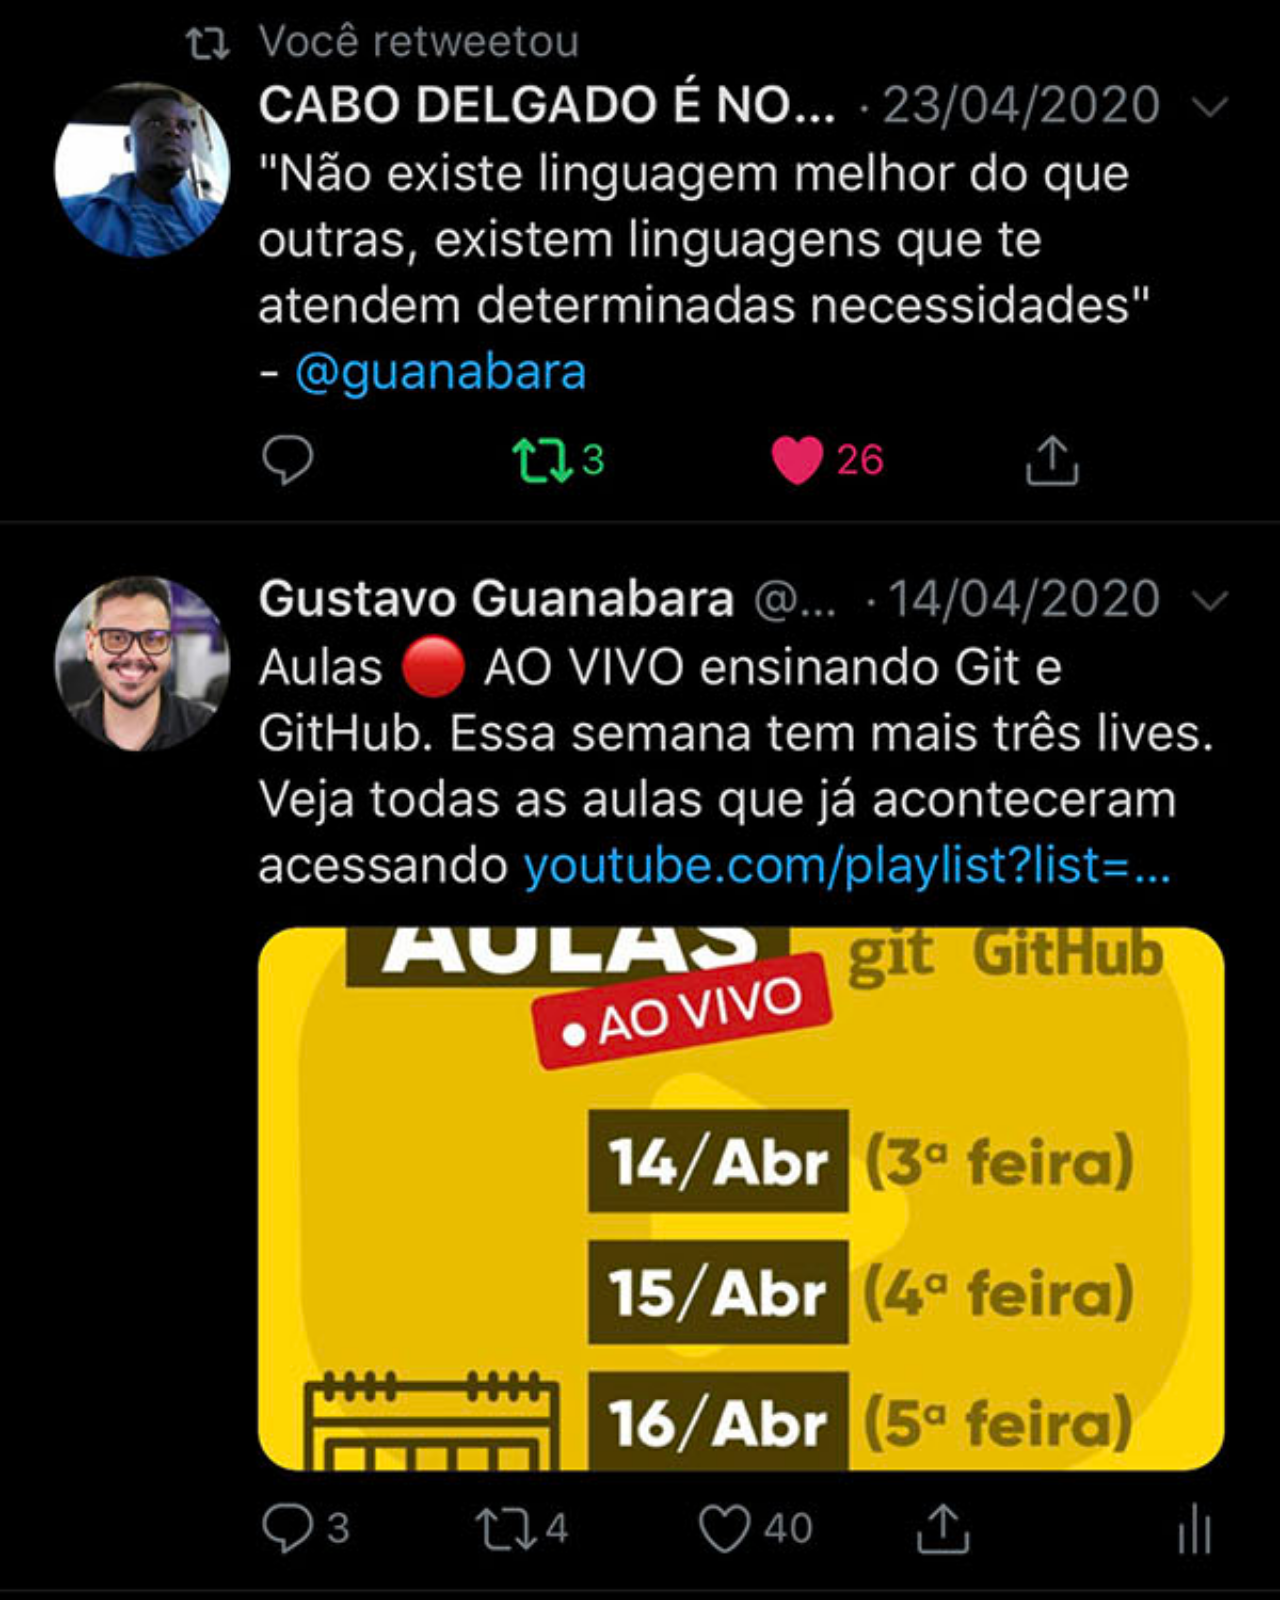
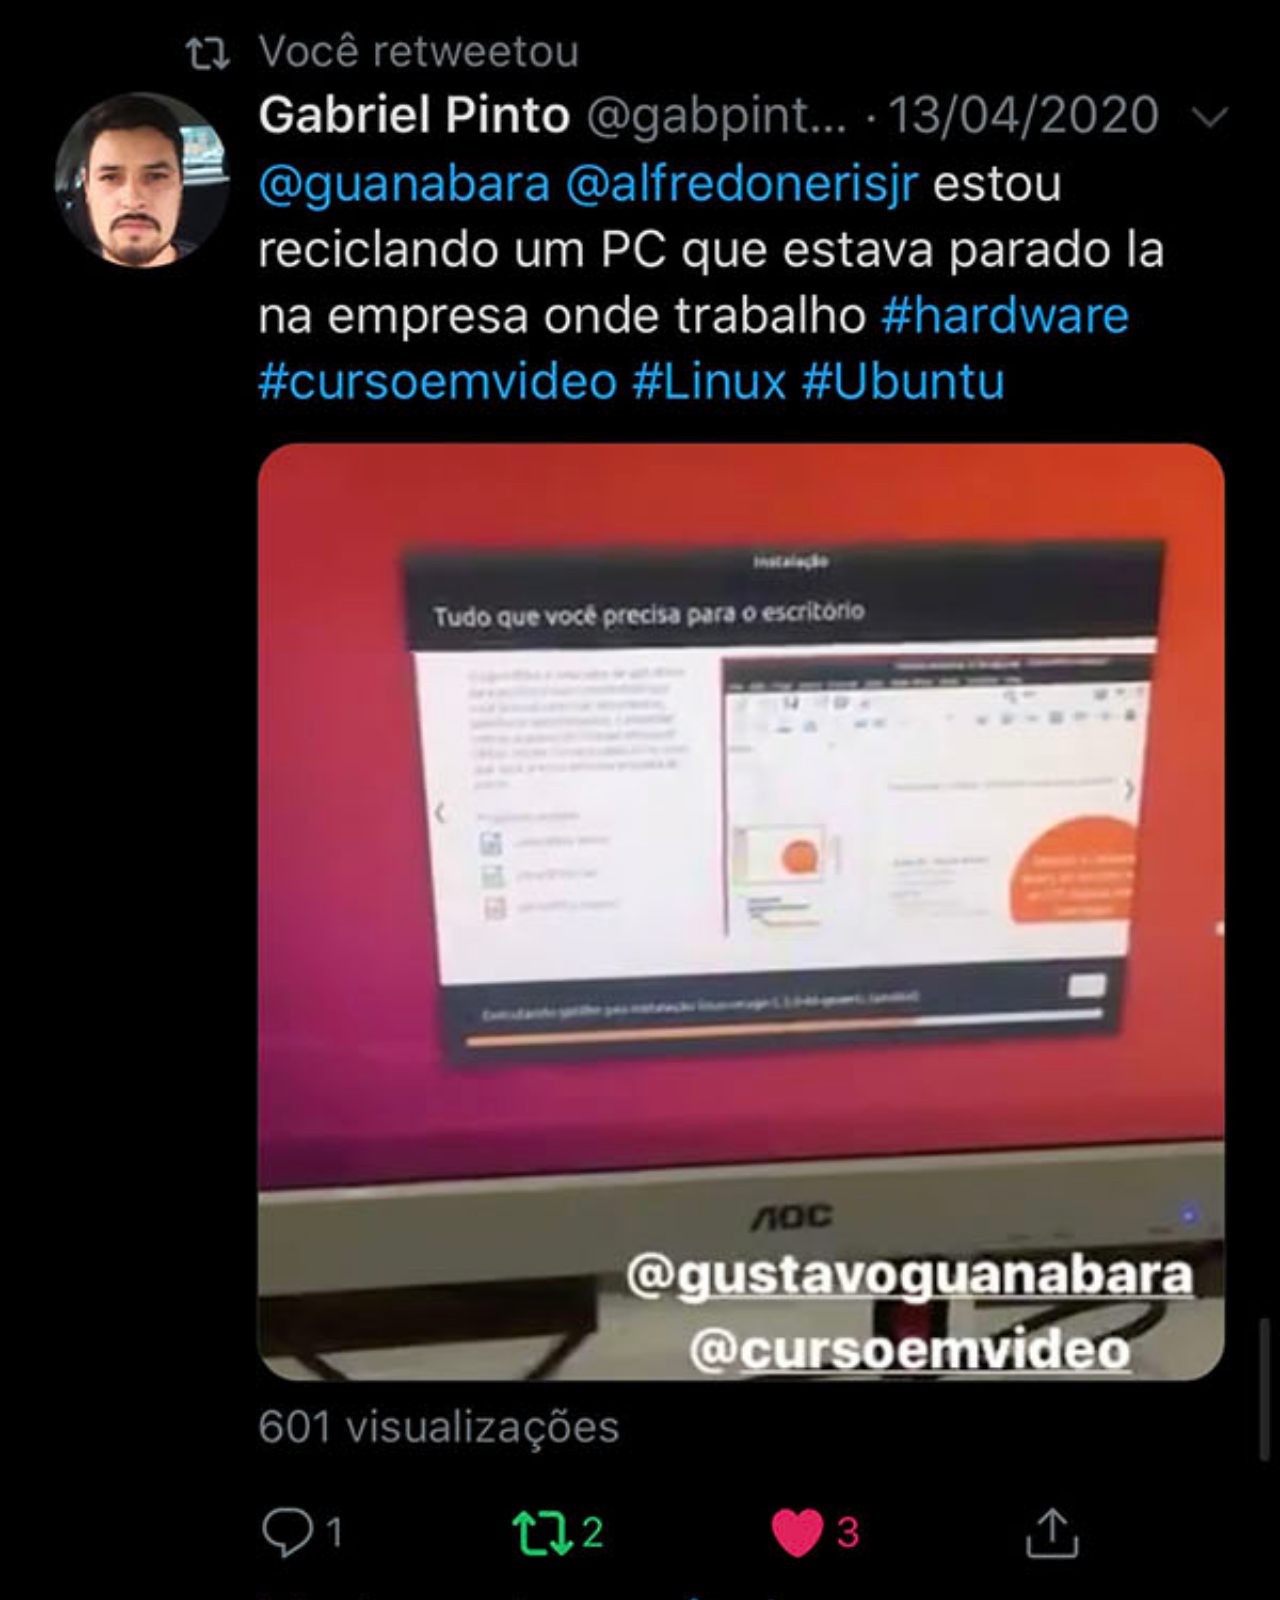
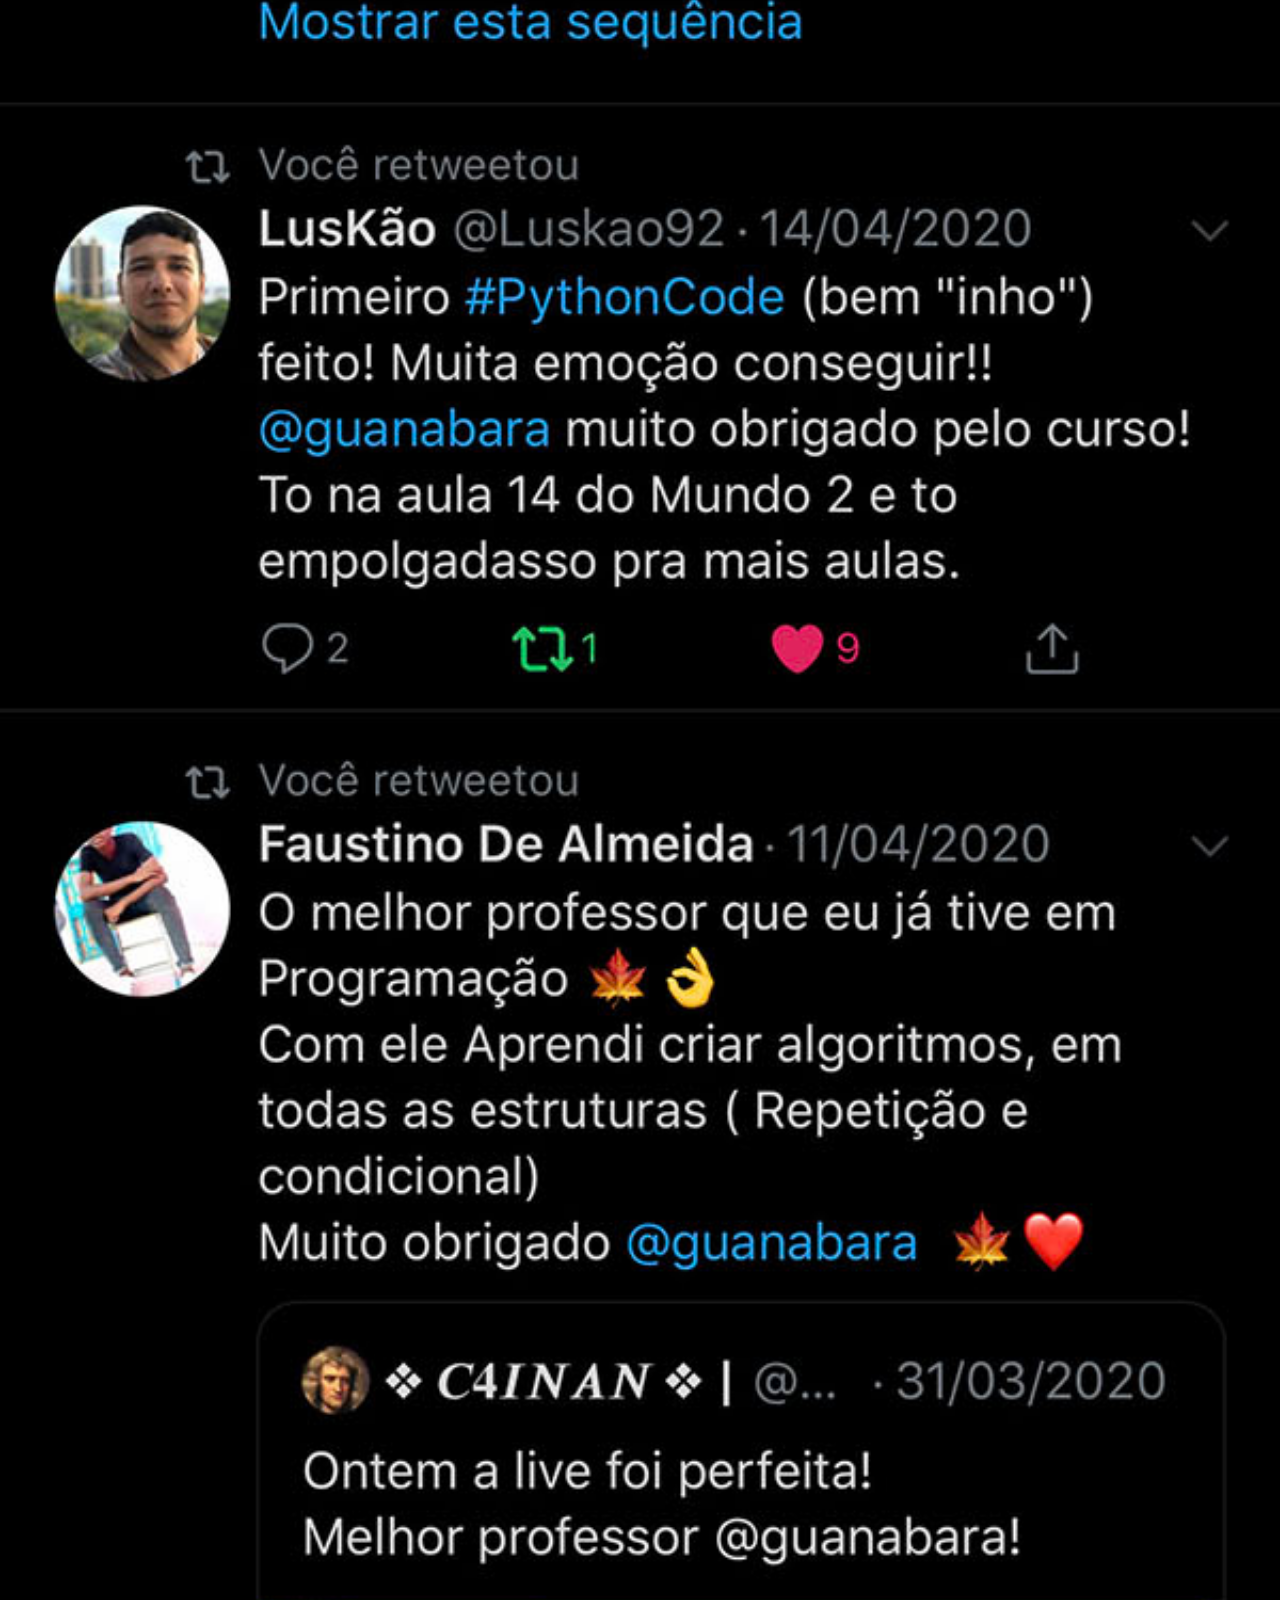
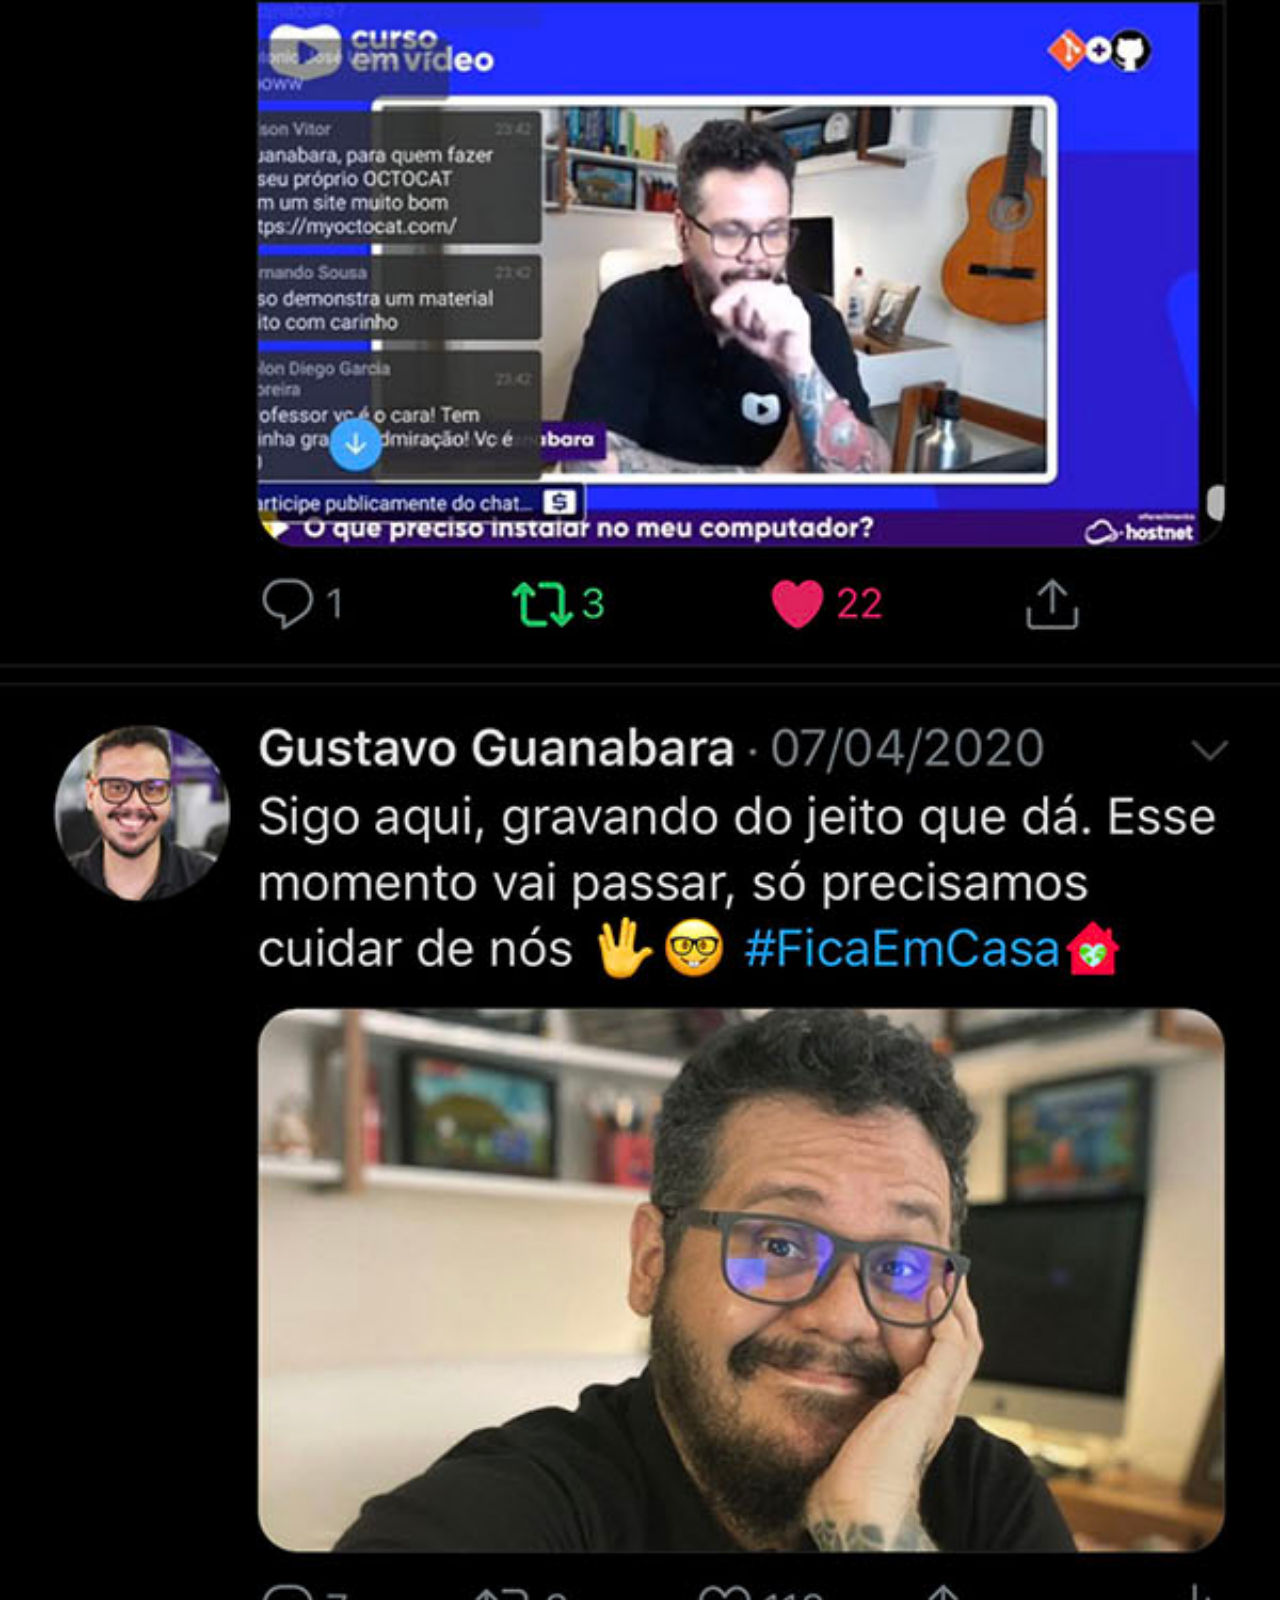
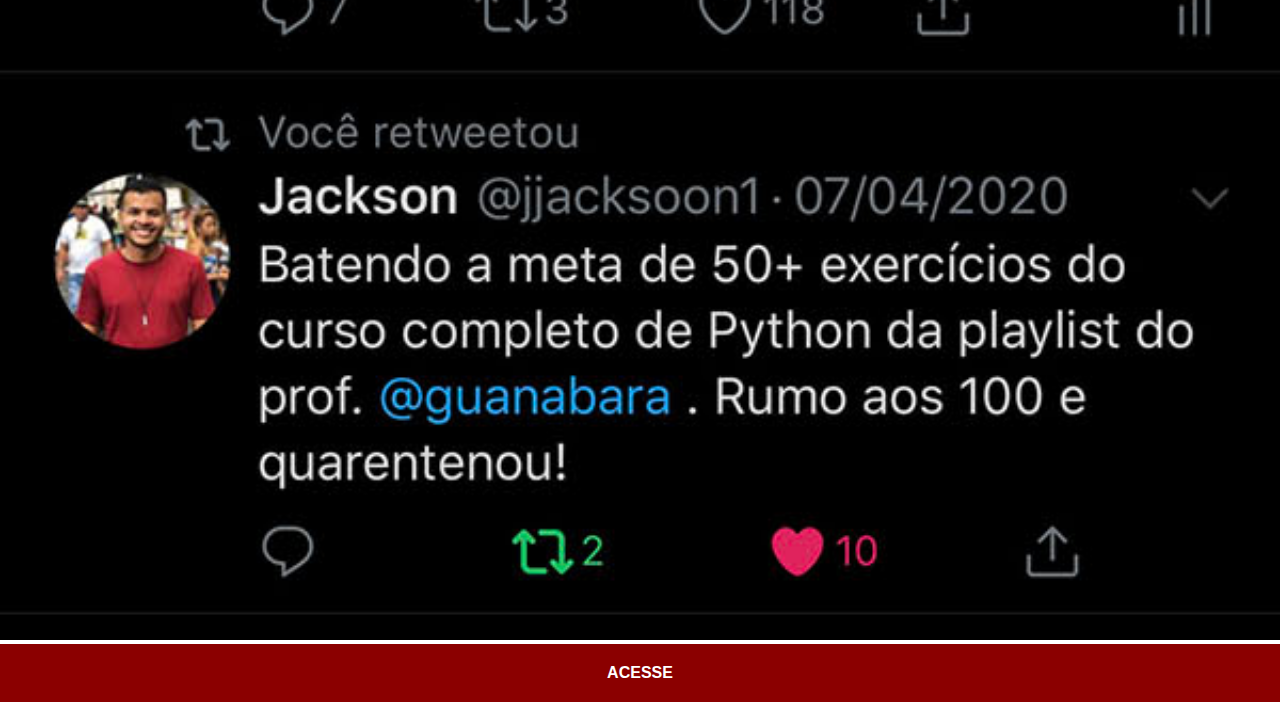
<file: twitter.html>
<!DOCTYPE html>
<html lang="pt-pt">
<head>
    <meta charset="UTF-8">
    <meta http-equiv="X-UA-Compatible" content="IE=edge">
    <meta name="viewport" content="width=device-width, initial-scale=1.0">
    <title>Twitter</title>
    <link rel="stylesheet" href="estilo/sociais.css">
</head>
<body>
    <img src="imagens/tela-twitter.jpg" alt="Twitter">
    <a href="https://twitter.com/guanabara">ACESSE</a>
</body>
</html>
</file>
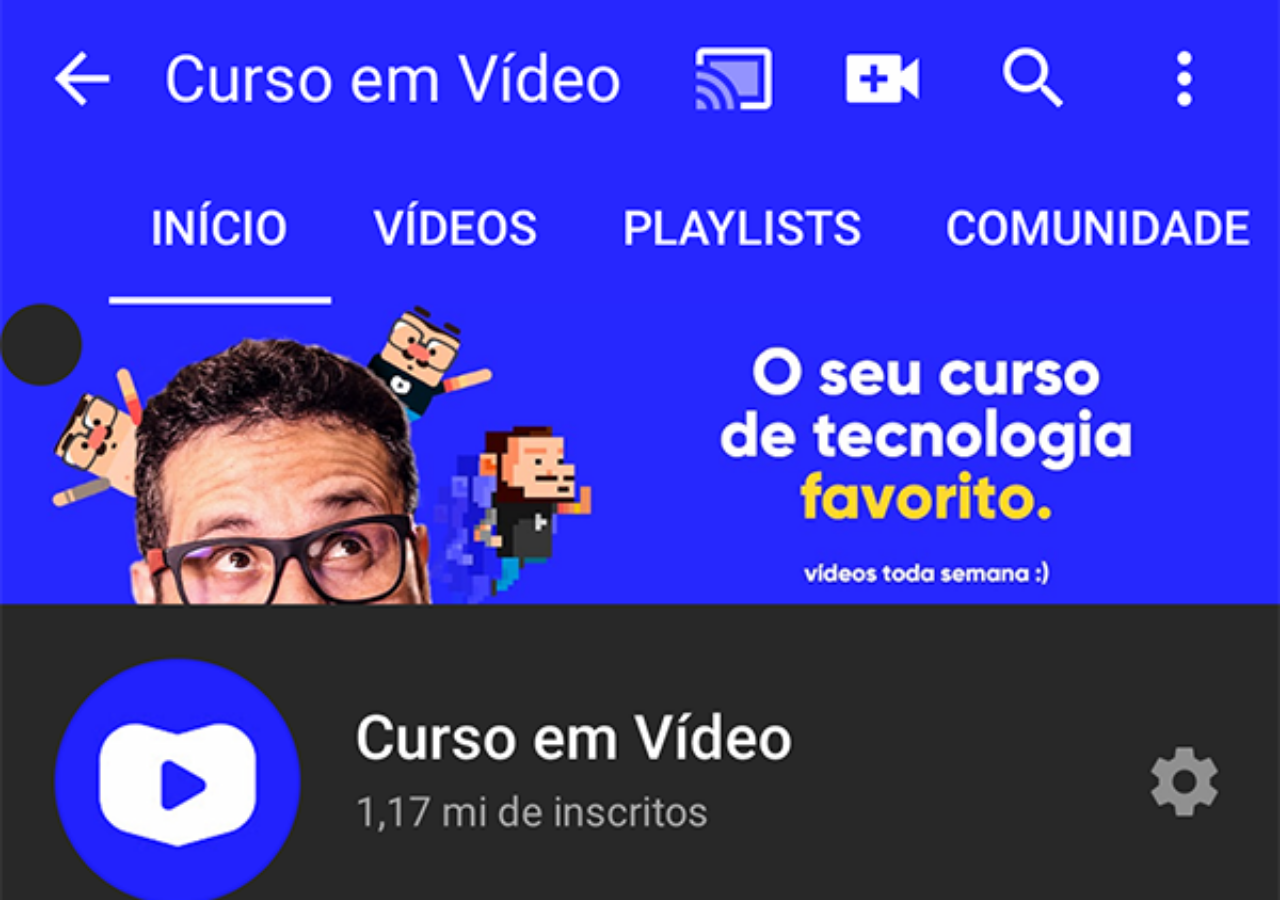
<file: youtube.html>
<!DOCTYPE html>
<html lang="pt-pt">
<head>
    <meta charset="UTF-8">
    <meta http-equiv="X-UA-Compatible" content="IE=edge">
    <meta name="viewport" content="width=device-width, initial-scale=1.0">
    <title>Document</title>
    <style>
        *{
        margin: 0px;
        padding: 0px;

    }
    body{
        background-image: url(imagens/tela-youtube.png);
        background-repeat: no-repeat;
        background-size: cover;
    }
    </style>
</head>
<body>
    
</body>
</html>
</file>
<file: estilo/style.css>
@charset "UTF-8";

*{
    margin: 0px;
    padding: 0px;
}
html,body{
    height: 100vh;
    width: 100vw;
}
body{
    background-image: url(../imagens/fundo-madeira.jpg);
    background-repeat: no-repeat;
    background-size: cover;
    background-position: center;
}
main{
    position: relative;
    height: 100vh;
    
}
#iphone{
    position: absolute;
    width: 311px;
    height: 627px;
    top: 50%;
    left: 50%;
    transform: translate(-50%,-50%);
    background-image: url(../imagens/frame-iphone.png);
    background-repeat: no-repeat;
    
}
#tela{
    position: relative;
    top: 80px;
    left: 22px;
    height: 471px;
    width: 267px;
}
#redes-sociais{
    display: block;
    background-image: none;
    text-align: right;
    
}
section#redes-sociais img{
    width: 50px;
    border-radius: 50px;
    margin: 10px;
    box-shadow: 2px 2px 5px rgba(0, 0, 0, 0.304);
    box-sizing: border-box;
    
}

section#redes-sociais img:hover{
    border: 1.5px solid white;
    transition: 0.5s;
    transform: translate(-4px,-4px);
    box-shadow: 5px 5px 10px rgba(0, 0, 0, 0.442);
}
</file>
<file: estilo/sociais.css>
@charset "UTF-8";

*{
    margin: 0px;
    padding: 0px;
    font-family: Arial, Helvetica, sans-serif;

    }
    img{    
        width: 100vw;
    }
    a{
        display: block;
        background-color: darkred;
        text-align: center;
        font-weight: bolder;
        text-decoration: none;
        color: white;
        padding: 20px;
    }
    a:hover{
        background-color: red;
    }
</file>
